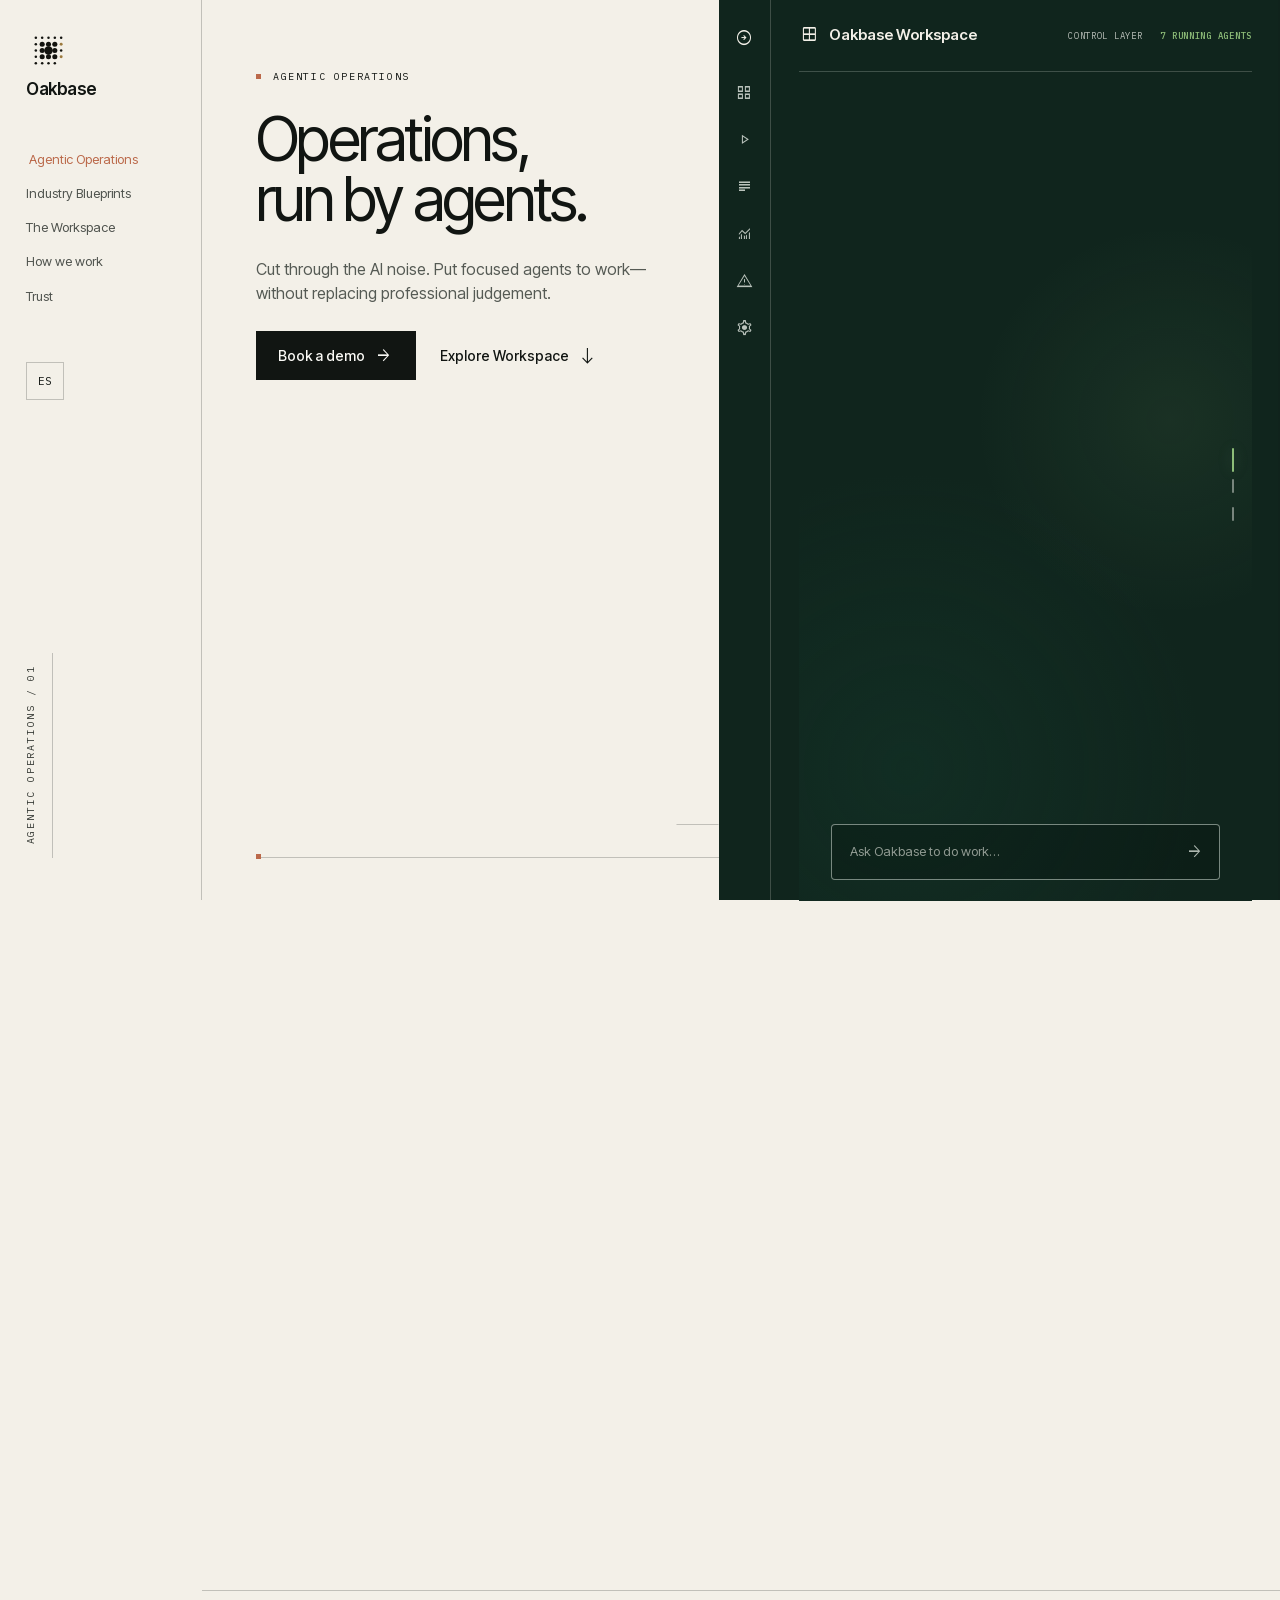
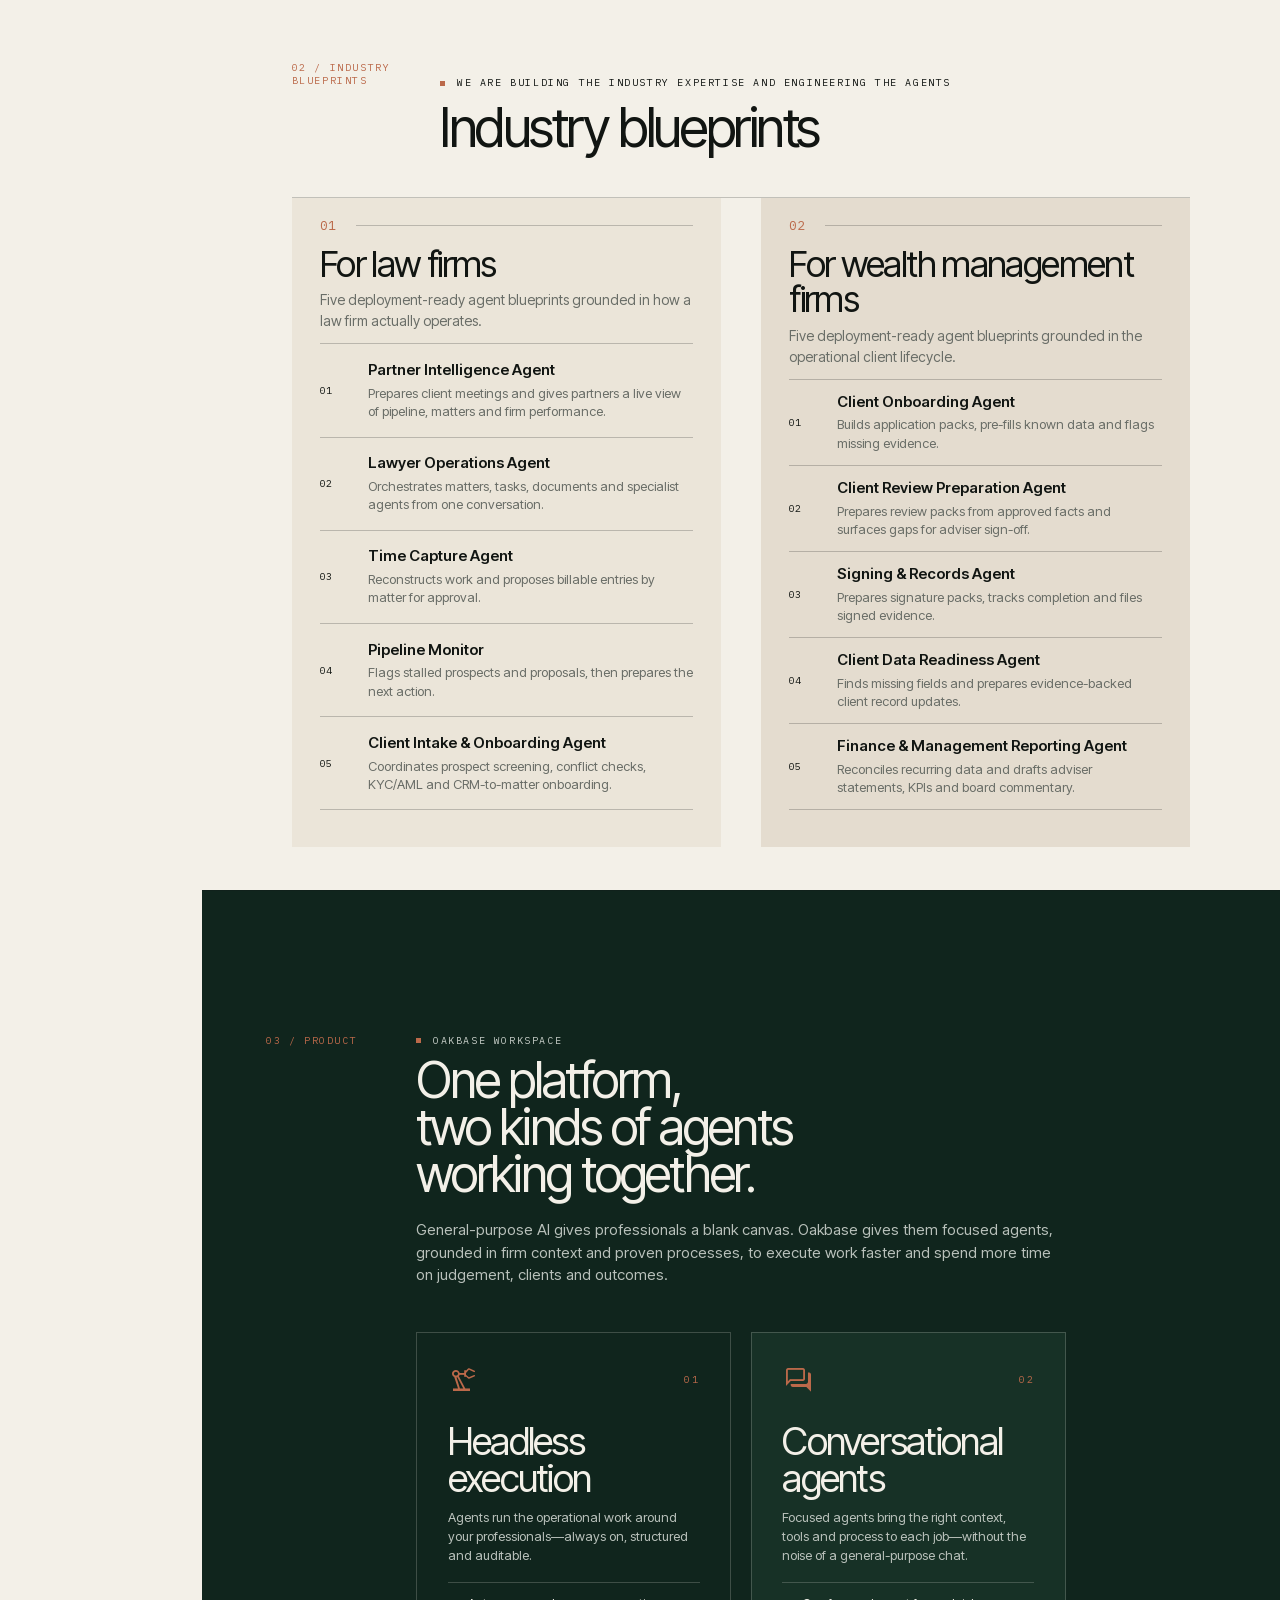
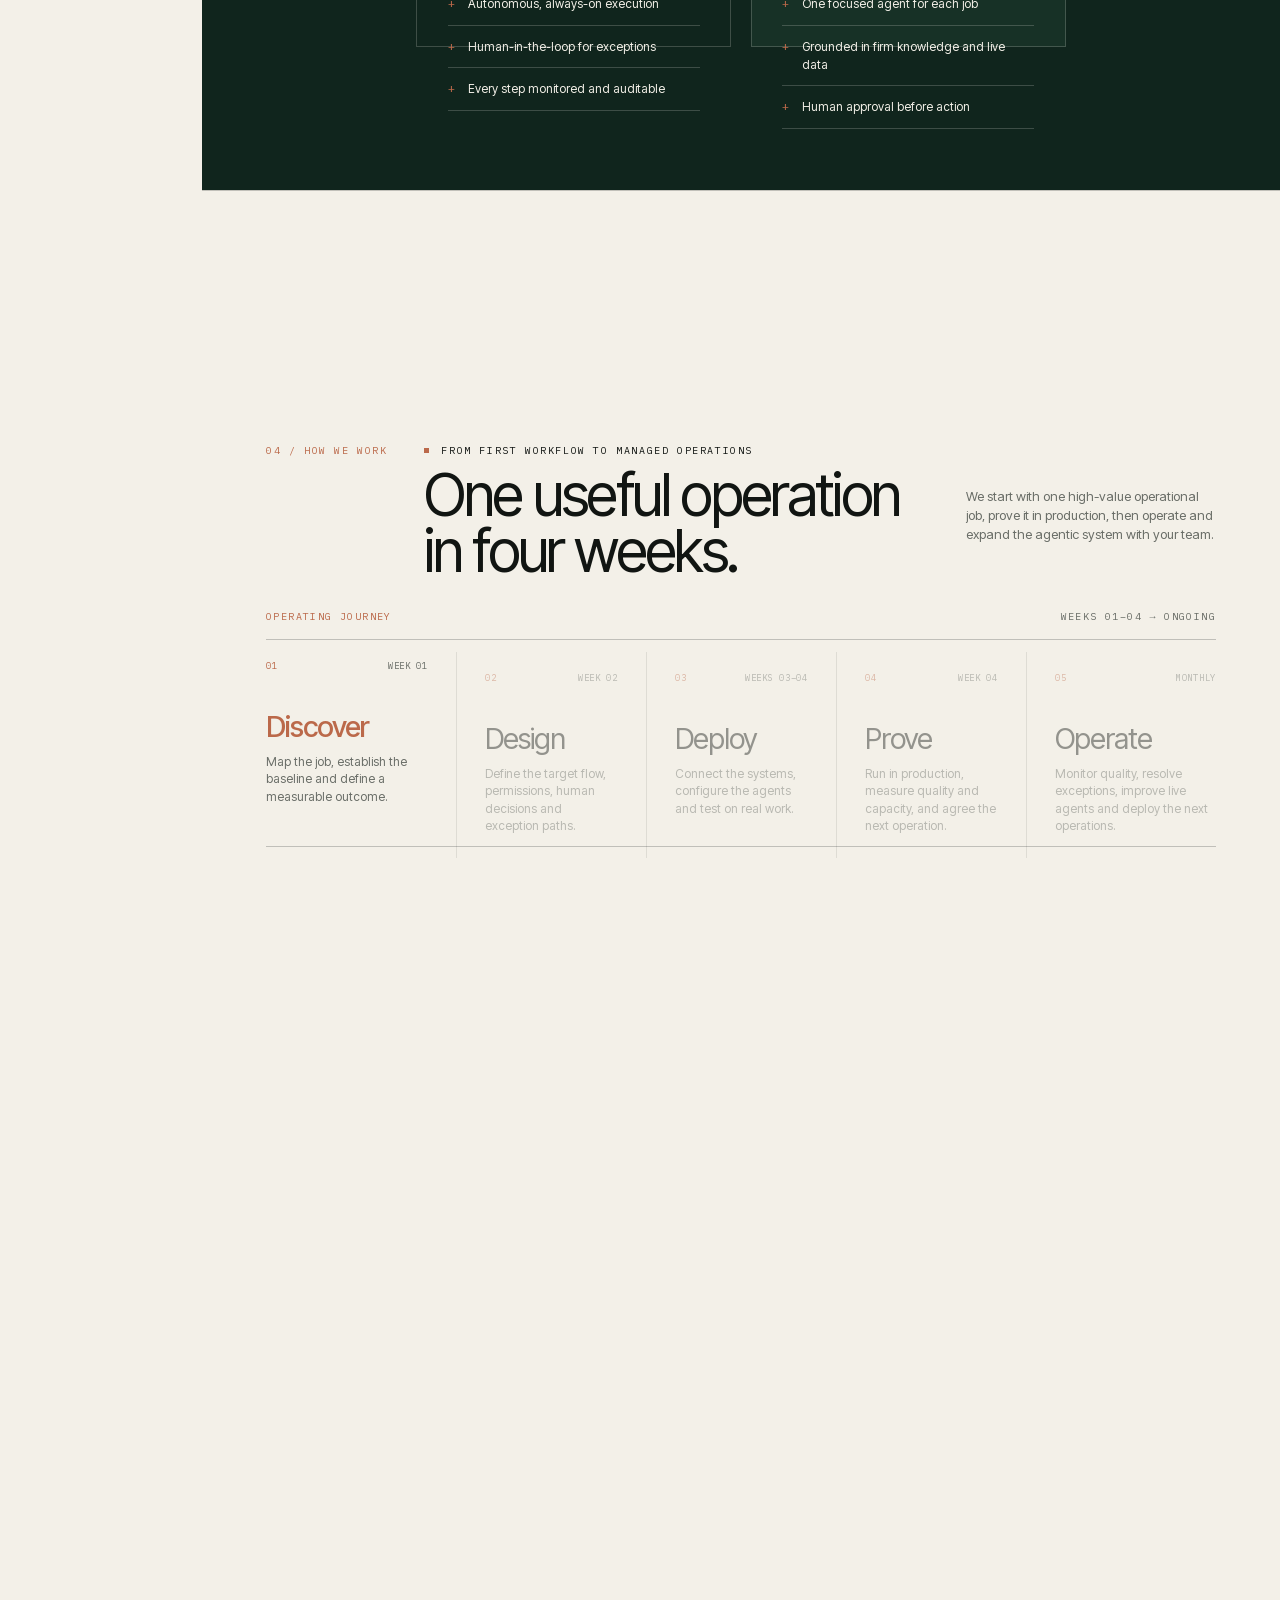
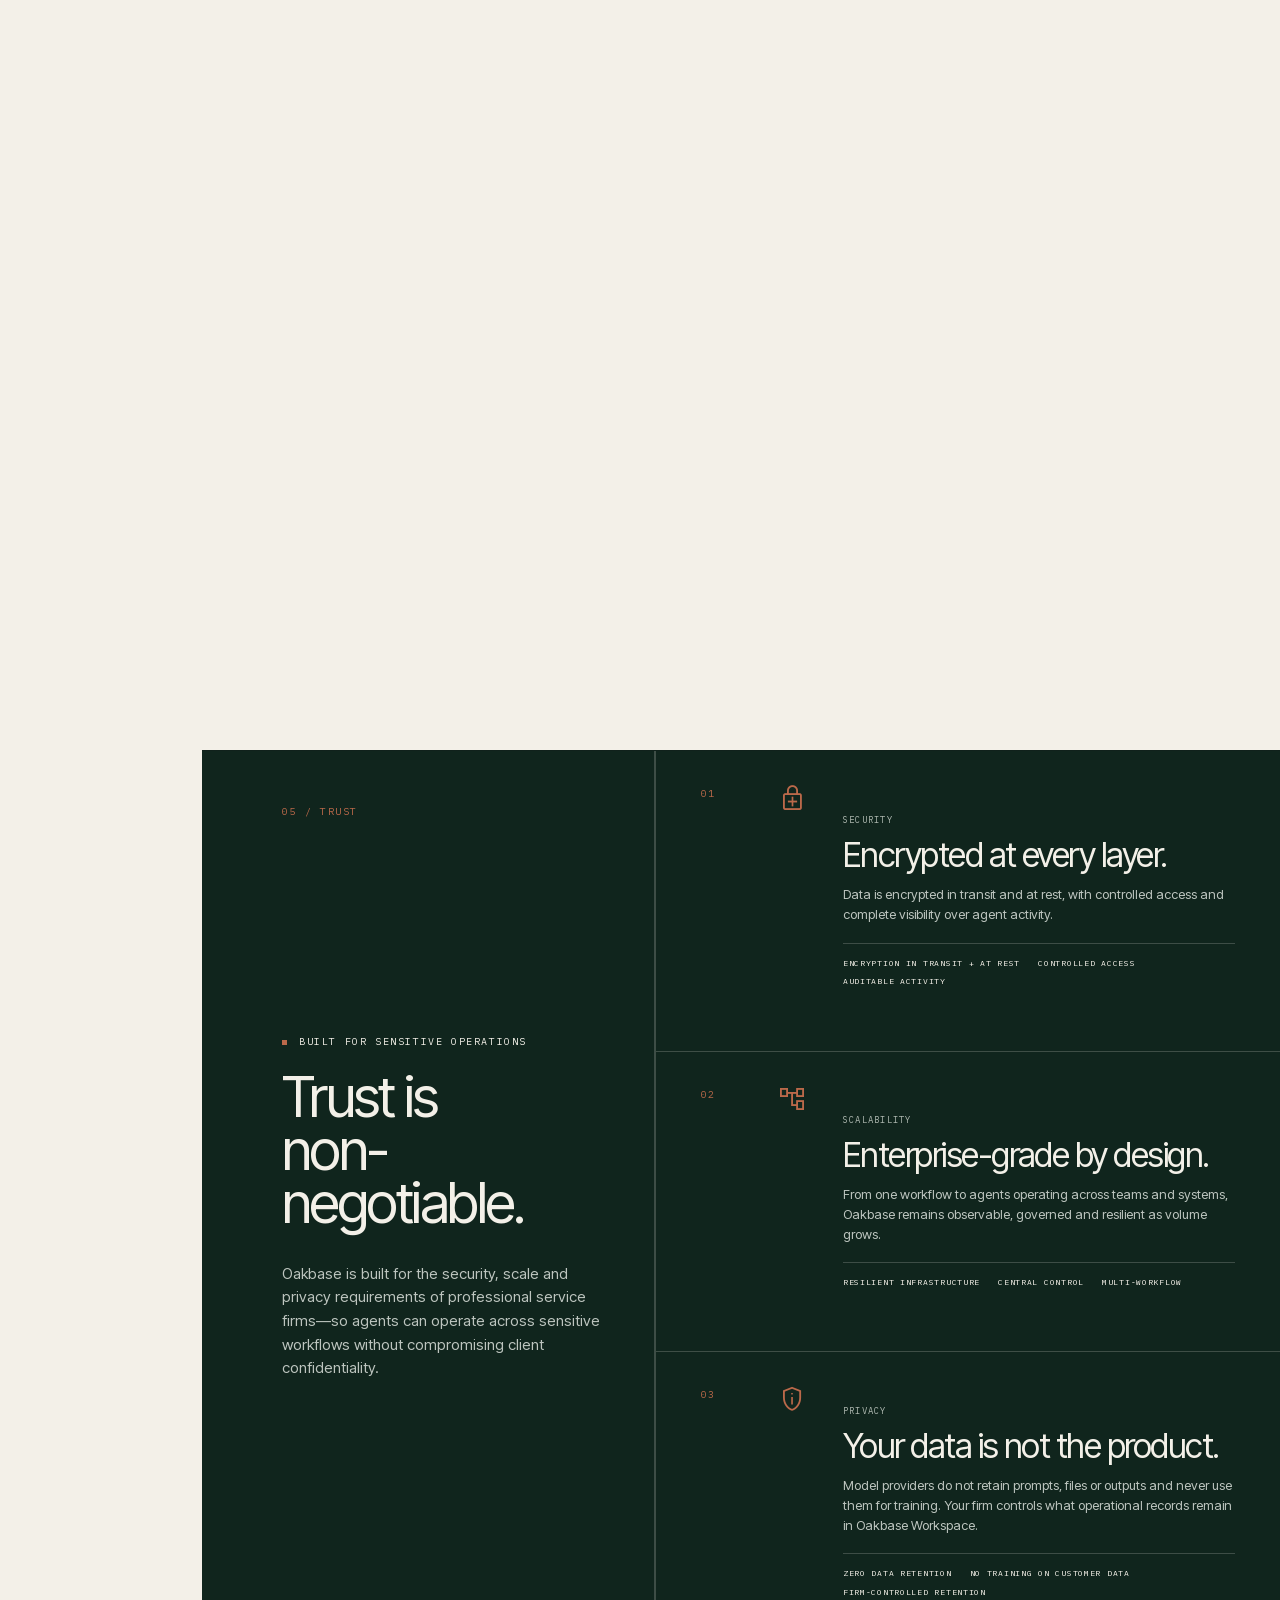
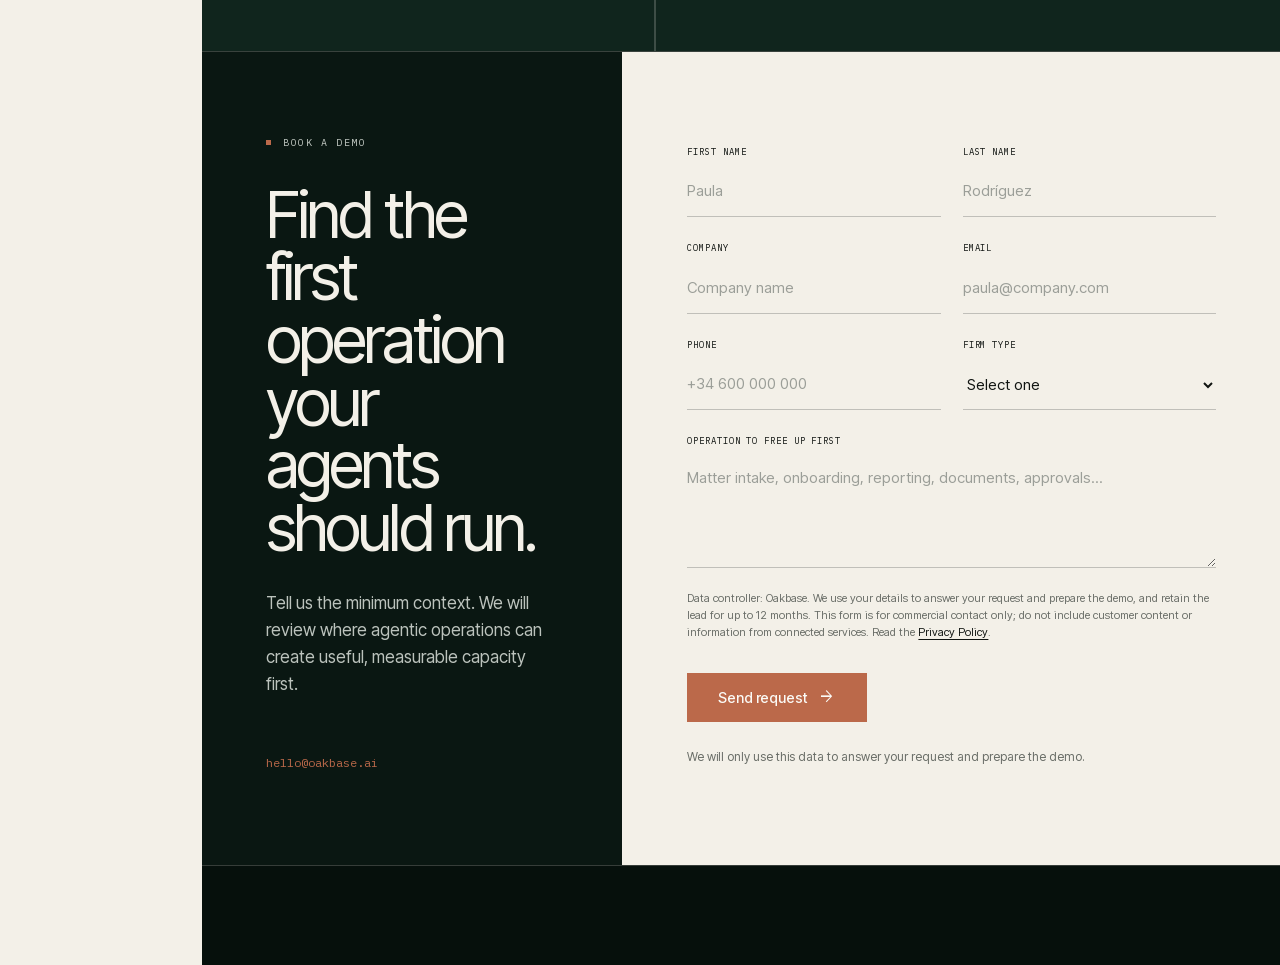
<file: index.html>
<!DOCTYPE html>
<html lang="en">
<head>
  <meta charset="UTF-8" />
  <meta name="viewport" content="width=device-width, initial-scale=1.0" />
  <title>Oakbase — Agentic Operations</title>
  <meta name="description" content="Oakbase Workspace runs operational and administrative work for professional service firms while core expert judgement stays with their professionals." />
  <meta name="robots" content="noindex,nofollow,noarchive" />
  <link rel="canonical" href="https://oakbase.ai/" />
  <link rel="alternate" hreflang="en" href="https://oakbase.ai/?lang=en" />
  <link rel="alternate" hreflang="es" href="https://oakbase.ai/?lang=es" />
  <link rel="alternate" hreflang="x-default" href="https://oakbase.ai/" />

  <meta property="og:title" content="Oakbase — Agentic Operations" />
  <meta property="og:description" content="Oakbase Workspace runs operational and administrative work while core expert judgement stays with your professionals." />
  <meta property="og:type" content="website" />
  <meta property="og:url" content="https://oakbase.ai/" />
  <meta property="og:image" content="https://oakbase.ai/assets/og-image.png" />
  <meta name="twitter:card" content="summary_large_image" />
  <meta name="twitter:title" content="Oakbase — Agentic Operations" />
  <meta name="twitter:description" content="Oakbase Workspace runs operational and administrative work while core expert judgement stays with your professionals." />
  <meta name="twitter:image" content="https://oakbase.ai/assets/og-image.png" />

  <script type="application/ld+json">
    {
      "@context": "https://schema.org",
      "@type": "ProfessionalService",
      "name": "Oakbase",
      "url": "https://oakbase.ai/",
      "logo": "https://oakbase.ai/assets/oakbase-mark-h.svg",
      "email": "hello@oakbase.ai",
      "description": "Oakbase builds and manages AI agents for the operational and administrative work surrounding professional expertise.",
      "areaServed": "Europe"
    }
  </script>

  <script>
    (() => {
      const supported = ["en", "es"];
      const requested = new URLSearchParams(window.location.search).get("lang");
      let saved = "";
      try { saved = localStorage.getItem("oakbase-lang") || ""; } catch (error) {}
      const browser = (navigator.languages?.[0] || navigator.language || "en").toLowerCase();
      const language = supported.includes(requested)
        ? requested
        : supported.includes(saved)
          ? saved
          : browser.startsWith("es") ? "es" : "en";
      document.documentElement.lang = language;
      document.documentElement.dataset.initialLang = language;
    })();
  </script>

  <link rel="icon" type="image/svg+xml" href="assets/favicon.svg" />
  <link rel="stylesheet" href="agentic.css?v=20260801-2" />
  <script src="site.js?v=20260801-2" defer></script>
</head>

<body>
  <a class="skip-link" href="#main-content">Skip to content</a>

  <header class="mobile-header">
    <a class="mobile-brand" href="#top" aria-label="Oakbase home">
      <img src="assets/oakbase-mark-h.svg" alt="" width="42" height="42" />
      <span>Oakbase</span>
    </a>
    <div class="mobile-actions">
      <button class="language-button" type="button" data-language-toggle aria-label="Switch to Spanish">ES</button>
      <button class="menu-button" type="button" data-menu-toggle aria-controls="mobile-menu" aria-expanded="false">
        <span class="material-symbols-outlined" aria-hidden="true">menu</span>
        <span class="sr-only">Menu</span>
      </button>
    </div>
  </header>

  <aside class="site-rail" id="desktop-rail" aria-label="Primary navigation">
    <div class="rail-top">
      <a class="rail-brand" href="#top" aria-label="Oakbase home">
        <img src="assets/oakbase-mark-h.svg" alt="" width="48" height="48" />
        <span>Oakbase</span>
      </a>

      <nav class="rail-nav">
        <a class="is-active" href="#top" data-nav-link data-i18n="nav.operations">Agentic Operations</a>
        <a href="#industries" data-nav-link data-i18n="nav.industries">Industry Blueprints</a>
        <a href="#workspace" data-nav-link data-i18n="nav.workspace">The Workspace</a>
        <a href="#method" data-nav-link data-i18n="nav.method">How we work</a>
        <a href="#trust" data-nav-link data-i18n="nav.trust">Trust</a>
      </nav>

      <button class="language-button rail-language" type="button" data-language-toggle aria-label="Switch to Spanish">ES</button>
    </div>

    <div class="rail-index" aria-hidden="true">
      <span>AGENTIC OPERATIONS / 01</span>
      <i></i>
    </div>
  </aside>

  <button class="rail-toggle" type="button" data-rail-toggle aria-controls="desktop-rail" aria-expanded="true">
    <span class="material-symbols-outlined" aria-hidden="true">menu</span>
    <span class="sr-only">Toggle navigation</span>
  </button>
  <button class="rail-scrim" type="button" data-rail-scrim aria-label="Close navigation" hidden></button>
  <div class="scroll-meter" aria-hidden="true"><span></span></div>

  <div class="mobile-menu" id="mobile-menu" hidden>
    <nav aria-label="Mobile navigation">
      <a href="#top" data-mobile-link data-i18n="nav.operations">Agentic Operations</a>
      <a href="#industries" data-mobile-link data-i18n="nav.industries">Industry Blueprints</a>
      <a href="#workspace" data-mobile-link data-i18n="nav.workspace">The Workspace</a>
      <a href="#method" data-mobile-link data-i18n="nav.method">How we work</a>
      <a href="#trust" data-mobile-link data-i18n="nav.trust">Trust</a>
      <a class="button button-dark" href="#demo-form" data-mobile-link data-i18n="nav.cta">Book a demo</a>
    </nav>
  </div>

  <main class="site-main" id="main-content">
    <section class="hero" id="top" aria-labelledby="hero-title">
      <div class="hero-copy">
        <p class="eyebrow"><span></span><span data-i18n="hero.eyebrow">Agentic operations</span></p>
        <h1 id="hero-title" data-i18n="hero.title">Operations,<br />run by agents.</h1>
        <p class="hero-intro" data-i18n="hero.copy">Cut through the AI noise. Put focused agents to work—without replacing professional judgement.</p>
        <div class="hero-actions">
          <a class="button button-dark" href="#demo-form" data-demo-link>
            <span data-i18n="hero.primary">Book a demo</span>
            <span class="material-symbols-outlined" aria-hidden="true">arrow_forward</span>
          </a>
          <a class="text-link" href="#workspace">
            <span data-i18n="hero.secondary">Explore Workspace</span>
            <span class="material-symbols-outlined" aria-hidden="true">south</span>
          </a>
        </div>
        <div class="hero-line" aria-hidden="true"><span></span></div>
      </div>

      <div class="hero-product" aria-label="Oakbase Workspace control layer preview">
        <div class="product-rail" aria-hidden="true">
          <span class="material-symbols-outlined">arrow_circle_right</span>
          <span class="material-symbols-outlined">grid_view</span>
          <span class="material-symbols-outlined">play_arrow</span>
          <span class="material-symbols-outlined">subject</span>
          <span class="material-symbols-outlined">monitoring</span>
          <span class="material-symbols-outlined">warning</span>
          <span class="material-symbols-outlined">settings</span>
        </div>
        <div class="product-stage">
          <div class="product-stage-top">
            <div class="product-name">
              <span class="material-symbols-outlined" aria-hidden="true">window</span>
              <strong>Oakbase Workspace</strong>
            </div>
            <div class="product-status">
              <span>CONTROL LAYER</span>
              <strong>7 RUNNING AGENTS</strong>
            </div>
          </div>
          <section class="workspace-preview workspace-conversation" data-workspace-conversation aria-label="Oakbase Workspace operational conversation">
            <nav class="workspace-scenario-nav" aria-label="Workspace conversation examples" data-workspace-scenario-nav>
              <button type="button" class="is-active" data-workspace-scenario="0" aria-current="true"><span>01</span></button>
              <button type="button" data-workspace-scenario="1"><span>02</span></button>
              <button type="button" data-workspace-scenario="2"><span>03</span></button>
            </nav>
            <div class="workspace-thread">
              <div class="workspace-conversation-cluster workspace-conversation-cluster-request">
                <article class="workspace-turn workspace-turn-user" data-workspace-step="1">
                  <div class="workspace-turn-meta">
                    <span data-i18n="workspace.demo.user">You</span>
                    <time datetime="10:24">10:24 AM</time>
                  </div>
                  <p data-workspace-stream><span data-workspace-field="request">I want to prepare my weekly billable hours.</span></p>
                </article>
              </div>

              <div class="workspace-conversation-cluster workspace-conversation-cluster-agent">
                <article class="workspace-turn workspace-turn-agent workspace-turn-fetch" data-workspace-step="2">
                  <div class="workspace-turn-meta">
                    <span>Oakbase</span>
                    <time datetime="10:24">10:24 AM</time>
                  </div>
                  <p data-workspace-stream><span data-workspace-field="fetch">I’ll connect to the time and matter systems, then bring in the Time Capture Agent.</span></p>
                </article>

                <div class="workspace-runtime" data-workspace-step="3" data-workspace-runtime role="status" aria-live="polite" aria-atomic="false"></div>
              </div>

              <div class="workspace-conversation-cluster workspace-conversation-cluster-result">
                <article class="workspace-turn workspace-turn-agent workspace-turn-proposal" data-workspace-step="4">
                  <div class="workspace-turn-meta">
                    <span>Oakbase</span>
                    <time datetime="10:24">10:24 AM</time>
                  </div>
                  <p data-workspace-stream><span data-workspace-field="proposal">The agent has proposed 25 hours for this week. Would you like to review the details before I log them?</span></p>
                </article>

                <section class="workspace-work-card" data-workspace-step="5" aria-labelledby="workspace-result-title">
                  <span class="material-symbols-outlined workspace-work-icon" data-workspace-field="icon" aria-hidden="true">schedule</span>
                  <div class="workspace-work-summary">
                    <strong id="workspace-result-title" data-workspace-field="cardTitle">Weekly billable hours</strong>
                    <span data-workspace-field="cardMeta">25.0 hours · 11 entries · 4 matters</span>
                  </div>
                  <span class="material-symbols-outlined workspace-work-open" aria-hidden="true">open_in_new</span>
                  <div class="workspace-work-state">
                    <span aria-hidden="true"></span>
                    <strong data-workspace-status data-workspace-field="cardReady">Ready to log</strong>
                  </div>
                  <div class="workspace-work-details" data-workspace-details hidden></div>
                </section>

                <div class="workspace-result-actions" data-workspace-step="6">
                  <button type="button" class="workspace-action workspace-action-primary" data-review-work aria-expanded="false">Review details</button>
                  <button type="button" class="workspace-action" data-complete-work>Log 25 hours</button>
                </div>
              </div>
            </div>

            <form class="workspace-composer" data-workspace-composer>
              <label class="sr-only" for="workspace-prompt" data-i18n="workspace.demo.promptLabel">Ask Oakbase to do work</label>
              <input id="workspace-prompt" type="text" autocomplete="off" data-i18n-placeholder="workspace.demo.prompt" placeholder="Ask Oakbase to do work…" />
              <button type="submit" aria-label="Send to Oakbase">
                <span class="material-symbols-outlined" aria-hidden="true">arrow_forward</span>
              </button>
              <p class="sr-only" data-workspace-composer-status aria-live="polite"></p>
            </form>
          </section>
        </div>
      </div>
    </section>

    <section class="manifesto section-rule" aria-labelledby="manifesto-title">
      <div>
        <p class="eyebrow"><span></span><span data-i18n="manifesto.kicker">Our manifesto</span></p>
        <h2 id="manifesto-title" data-i18n="manifesto.title">Your best people shouldn't be wasting time</h2>
      </div>
      <p data-i18n="manifesto.copy">Repetitive work belongs to agents. Give your teams back the time, judgement and relationships that move your business forward.</p>
      <span class="manifesto-marker" aria-hidden="true"></span>
    </section>

    <div class="manifesto-spotlight" aria-hidden="true">
      <div class="manifesto-spotlight-index">OUR MANIFESTO / 01</div>
      <div class="manifesto-spotlight-copy">
        <p class="eyebrow eyebrow-light"><span></span><span data-i18n="manifesto.kicker">Our manifesto</span></p>
        <p class="manifesto-spotlight-title" data-i18n="manifesto.title">Your best people shouldn't be wasting time</p>
      </div>
      <p class="manifesto-spotlight-support" data-i18n="manifesto.copy">Repetitive work belongs to agents. Give your teams back the time, judgement and relationships that move your business forward.</p>
      <div class="manifesto-spotlight-progress"><span></span></div>
    </div>

    <section class="workspace-section section-rule" id="workspace" aria-labelledby="workspace-title">
      <div class="workspace-pin">
      <header class="section-heading">
        <p class="section-number">03 / PRODUCT</p>
        <div>
          <p class="eyebrow"><span></span><span>Oakbase Workspace</span></p>
          <h2 id="workspace-title" data-i18n="workspace.title">One platform,<br />two kinds of agents <span class="workspace-title-lock">working together.</span></h2>
          <p class="workspace-positioning" data-i18n="workspace.copy">General-purpose AI gives professionals a blank canvas. Oakbase gives them focused agents, grounded in firm context and proven processes, to execute work faster and spend more time on judgement, clients and outcomes.</p>
        </div>
      </header>

      <div class="agent-modes">
        <article>
          <div class="mode-heading">
            <span class="material-symbols-outlined" aria-hidden="true">precision_manufacturing</span>
            <p class="section-number">01</p>
          </div>
          <h3 data-i18n="workspace.headless.title">Headless execution</h3>
          <p data-i18n="workspace.headless.copy">Agents run the operational work around your professionals—always on, structured and auditable.</p>
          <ul>
            <li data-i18n="workspace.headless.one">Autonomous, always-on execution</li>
            <li data-i18n="workspace.headless.two">Human-in-the-loop for exceptions</li>
            <li data-i18n="workspace.headless.three">Every step monitored and auditable</li>
          </ul>
        </article>
        <article>
          <div class="mode-heading">
            <span class="material-symbols-outlined" aria-hidden="true">forum</span>
            <p class="section-number">02</p>
          </div>
          <h3 data-i18n="workspace.focused.title">Conversational agents</h3>
          <p data-i18n="workspace.focused.copy">Focused agents bring the right context, tools and process to each job—without the noise of a general-purpose chat.</p>
          <ul>
            <li data-i18n="workspace.focused.one">One focused agent for each job</li>
            <li data-i18n="workspace.focused.two">Grounded in firm knowledge and live data</li>
            <li data-i18n="workspace.focused.three">Human approval before action</li>
          </ul>
        </article>
      </div>

      </div>
    </section>

    <section class="industries-section section-rule" id="industries" aria-labelledby="industries-title">
      <header class="industries-intro">
        <p class="section-number">02 / INDUSTRY BLUEPRINTS</p>
        <div>
          <p class="eyebrow"><span></span><span data-i18n="industries.kicker">We are building the industry expertise and engineering the agents</span></p>
          <h2 id="industries-title" data-i18n="industries.title">Industry blueprints</h2>
        </div>
      </header>

      <div class="industry-grid">
        <article class="industry-column">
          <div class="industry-label"><span>01</span><i></i></div>
          <h3 data-i18n="law.title">For law firms</h3>
          <p class="industry-lead" data-i18n="law.copy">Five deployment-ready agent blueprints grounded in how a law firm actually operates.</p>
          <ol class="industry-jobs">
            <li><span>01</span><strong data-i18n="law.one.title">Partner Intelligence Agent</strong><p data-i18n="law.one.copy">Prepares client meetings and gives partners a live view of pipeline, matters and firm performance.</p></li>
            <li><span>02</span><strong data-i18n="law.two.title">Lawyer Operations Agent</strong><p data-i18n="law.two.copy">Orchestrates matters, tasks, documents and specialist agents from one conversation.</p></li>
            <li><span>03</span><strong data-i18n="law.three.title">Time Capture Agent</strong><p data-i18n="law.three.copy">Reconstructs work and proposes billable entries by matter for approval.</p></li>
            <li><span>04</span><strong data-i18n="law.four.title">Pipeline Monitor</strong><p data-i18n="law.four.copy">Flags stalled prospects and proposals, then prepares the next action.</p></li>
            <li><span>05</span><strong data-i18n="law.five.title">Client Intake &amp; Onboarding Agent</strong><p data-i18n="law.five.copy">Coordinates prospect screening, conflict checks, KYC/AML and CRM-to-matter onboarding.</p></li>
          </ol>
          <a class="text-link" href="#demo-form"><span data-i18n="law.cta">Explore law firm operations</span><span class="material-symbols-outlined" aria-hidden="true">arrow_forward</span></a>
        </article>

        <article class="industry-column">
          <div class="industry-label"><span>02</span><i></i></div>
          <h3 data-i18n="wealth.title">For wealth management firms</h3>
          <p class="industry-lead" data-i18n="wealth.copy">Five deployment-ready agent blueprints grounded in the operational client lifecycle.</p>
          <ol class="industry-jobs">
            <li><span>01</span><strong data-i18n="wealth.one.title">Client Onboarding Agent</strong><p data-i18n="wealth.one.copy">Builds application packs, pre-fills known data and flags missing evidence.</p></li>
            <li><span>02</span><strong data-i18n="wealth.two.title">Client Review Preparation Agent</strong><p data-i18n="wealth.two.copy">Prepares review packs from approved facts and surfaces gaps for adviser sign-off.</p></li>
            <li><span>03</span><strong data-i18n="wealth.three.title">Signing &amp; Records Agent</strong><p data-i18n="wealth.three.copy">Prepares signature packs, tracks completion and files signed evidence.</p></li>
            <li><span>04</span><strong data-i18n="wealth.four.title">Client Data Readiness Agent</strong><p data-i18n="wealth.four.copy">Finds missing fields and prepares evidence-backed client record updates.</p></li>
            <li><span>05</span><strong data-i18n="wealth.five.title">Finance &amp; Management Reporting Agent</strong><p data-i18n="wealth.five.copy">Reconciles recurring data and drafts adviser statements, KPIs and board commentary.</p></li>
          </ol>
          <a class="text-link" href="#demo-form"><span data-i18n="wealth.cta">Explore wealth operations</span><span class="material-symbols-outlined" aria-hidden="true">arrow_forward</span></a>
        </article>
      </div>
    </section>

    <section class="method-section method-story section-rule" id="method" data-method-story aria-labelledby="method-title">
      <div class="method-stage">
        <div class="method-inner">
          <header class="section-heading method-heading">
            <p class="section-number">04 / HOW WE WORK</p>
            <div>
              <p class="eyebrow"><span></span><span data-i18n="method.kicker">From first workflow to managed operations</span></p>
              <h2 id="method-title" data-i18n="method.title">One useful operation in four weeks.</h2>
            </div>
            <p data-i18n="method.copy">We start with one high-value operational job, prove it in production, then operate and expand the agentic system with your team.</p>
          </header>

          <div class="method-first-operation">
            <div class="method-phase-label">
              <span data-i18n="method.phase.title">Operating journey</span>
              <span data-i18n="method.phase.time">Weeks 01–04 → ongoing</span>
            </div>
            <ol class="method-timeline" data-method-timeline>
              <li data-method-step>
                <span class="method-step-number">01</span>
                <span class="method-step-week" data-i18n="method.one.week">Week 01</span>
                <strong data-i18n="method.one.title">Discover</strong>
                <p data-i18n="method.one.copy">Map the job, establish the baseline and define a measurable outcome.</p>
              </li>
              <li data-method-step>
                <span class="method-step-number">02</span>
                <span class="method-step-week" data-i18n="method.two.week">Week 02</span>
                <strong data-i18n="method.two.title">Design</strong>
                <p data-i18n="method.two.copy">Define the target flow, permissions, human decisions and exception paths.</p>
              </li>
              <li data-method-step>
                <span class="method-step-number">03</span>
                <span class="method-step-week" data-i18n="method.three.week">Weeks 03–04</span>
                <strong data-i18n="method.three.title">Deploy</strong>
                <p data-i18n="method.three.copy">Connect the systems, configure the agents and test on real work.</p>
              </li>
              <li data-method-step>
                <span class="method-step-number">04</span>
                <span class="method-step-week" data-i18n="method.four.week">Week 04</span>
                <strong data-i18n="method.four.title">Prove</strong>
                <p data-i18n="method.four.copy">Run in production, measure quality and capacity, and agree the next operation.</p>
              </li>
              <li id="pricing" data-method-step>
                <span class="method-step-number">05</span>
                <span class="method-step-week" data-i18n="method.five.week">Monthly</span>
                <strong data-i18n="method.five.title">Operate</strong>
                <p data-i18n="method.five.copy">Monitor quality, resolve exceptions, improve live agents and deploy the next operations.</p>
              </li>
            </ol>
          </div>
        </div>
      </div>
    </section>

    <section class="trust-section section-rule" id="trust" aria-labelledby="trust-title">
      <header class="trust-copy">
        <p class="section-number">05 / TRUST</p>
        <div class="trust-intro">
          <p class="eyebrow"><span></span><span data-i18n="trust.kicker">Built for sensitive operations</span></p>
          <h2 id="trust-title" data-i18n="trust.title">Trust is<br />non-negotiable.</h2>
          <p data-i18n="trust.copy">Oakbase is built for the security, scale and privacy requirements of professional service firms—so agents can operate across sensitive workflows without compromising client confidentiality.</p>
        </div>
      </header>
      <ol class="trust-list">
        <li>
          <article aria-labelledby="trust-security-title">
            <span class="trust-pillar-index" aria-hidden="true">01</span>
            <span class="material-symbols-outlined" aria-hidden="true">enhanced_encryption</span>
            <div class="trust-pillar-body">
              <p class="trust-pillar-label" data-i18n="trust.one.label">Security</p>
              <h3 id="trust-security-title" data-i18n="trust.one.title">Encrypted at every layer.</h3>
              <p class="trust-pillar-copy" data-i18n="trust.one.copy">Data is encrypted in transit and at rest, with controlled access and complete visibility over agent activity.</p>
              <ul class="trust-proof-list">
                <li data-i18n="trust.one.proof.one">Encryption in transit + at rest</li>
                <li data-i18n="trust.one.proof.two">Controlled access</li>
                <li data-i18n="trust.one.proof.three">Auditable activity</li>
              </ul>
            </div>
          </article>
        </li>
        <li>
          <article aria-labelledby="trust-scale-title">
            <span class="trust-pillar-index" aria-hidden="true">02</span>
            <span class="material-symbols-outlined" aria-hidden="true">account_tree</span>
            <div class="trust-pillar-body">
              <p class="trust-pillar-label" data-i18n="trust.two.label">Scalability</p>
              <h3 id="trust-scale-title" data-i18n="trust.two.title">Enterprise-grade by design.</h3>
              <p class="trust-pillar-copy" data-i18n="trust.two.copy">From one workflow to agents operating across teams and systems, Oakbase remains observable, governed and resilient as volume grows.</p>
              <ul class="trust-proof-list">
                <li data-i18n="trust.two.proof.one">Resilient infrastructure</li>
                <li data-i18n="trust.two.proof.two">Central control</li>
                <li data-i18n="trust.two.proof.three">Multi-workflow</li>
              </ul>
            </div>
          </article>
        </li>
        <li>
          <article aria-labelledby="trust-privacy-title">
            <span class="trust-pillar-index" aria-hidden="true">03</span>
            <span class="material-symbols-outlined" aria-hidden="true">privacy_tip</span>
            <div class="trust-pillar-body">
              <p class="trust-pillar-label" data-i18n="trust.three.label">Privacy</p>
              <h3 id="trust-privacy-title" data-i18n="trust.three.title">Your data is not the product.</h3>
              <p class="trust-pillar-copy" data-i18n="trust.three.copy">Model providers do not retain prompts, files or outputs and never use them for training. Your firm controls what operational records remain in Oakbase Workspace.</p>
              <ul class="trust-proof-list">
                <li data-i18n="trust.three.proof.one">Zero data retention</li>
                <li data-i18n="trust.three.proof.two">No training on customer data</li>
                <li data-i18n="trust.three.proof.three">Firm-controlled retention</li>
              </ul>
            </div>
          </article>
        </li>
      </ol>
    </section>

    <section class="demo-section" id="demo" aria-labelledby="demo-title">
      <div class="demo-copy">
        <p class="eyebrow eyebrow-light"><span></span><span data-i18n="demo.kicker">Book a demo</span></p>
        <h2 id="demo-title" data-i18n="demo.title">Find the first operation your agents should run.</h2>
        <p data-i18n="demo.copy">Tell us the minimum context. We will review where agentic operations can create useful, measurable capacity first.</p>
        <a href="mailto:hello@oakbase.ai">hello@oakbase.ai</a>
      </div>

      <form class="demo-form" id="demo-form" data-demo-form data-preview-only="true" data-endpoint="">
        <input class="honeypot" type="text" name="websiteUrl" tabindex="-1" autocomplete="off" aria-hidden="true" />
        <label><span data-i18n="form.firstName">First name</span><input name="firstName" type="text" autocomplete="given-name" placeholder="Paula" required /></label>
        <label><span data-i18n="form.lastName">Last name</span><input name="lastName" type="text" autocomplete="family-name" placeholder="Rodríguez" required /></label>
        <label><span data-i18n="form.company">Company</span><input name="company" type="text" autocomplete="organization" placeholder="Company name" data-i18n-placeholder="form.companyPlaceholder" required /></label>
        <label><span>Email</span><input name="email" type="email" autocomplete="email" placeholder="paula@company.com" data-i18n-placeholder="form.emailPlaceholder" required /></label>
        <label><span data-i18n="form.phone">Phone</span><input name="phone" type="tel" autocomplete="tel" placeholder="+34 600 000 000" required /></label>
        <label>
          <span data-i18n="form.industry">Firm type</span>
          <select name="industry" required>
            <option value="" data-i18n="form.industryPlaceholder">Select one</option>
            <option value="Law firm" data-i18n="form.law">Law firm</option>
            <option value="Wealth management" data-i18n="form.wealth">Wealth management</option>
            <option value="Other professional services" data-i18n="form.other">Other professional services</option>
          </select>
        </label>
        <label class="form-full"><span data-i18n="form.operation">Operation to free up first</span><textarea name="operation" rows="4" placeholder="Matter intake, onboarding, reporting, documents, approvals..." data-i18n-placeholder="form.operationPlaceholder"></textarea></label>
        <p class="form-privacy form-full" data-i18n="form.privacy">Data controller: Oakbase. We use your details to answer your request and prepare the demo, and retain the lead for up to 12 months. This form is for commercial contact only; do not include customer content or information from connected services. Read the <a href="/agentia-website-v3-preview/privacy/">Privacy Policy</a>.</p>
        <button class="button button-orange" type="submit" disabled aria-disabled="true" title="Disabled in the legal review preview"><span data-i18n="form.submit">Send request</span><span class="material-symbols-outlined" aria-hidden="true">arrow_forward</span></button>
        <p class="form-status form-full" data-demo-status data-state="idle" role="status" aria-live="polite" data-i18n="form.status.idle">We will only use this data to answer your request and prepare the demo.</p>
      </form>
    </section>

    <footer class="site-footer">
      <a href="#top" class="footer-brand"><img src="assets/oakbase-mark-h-light.svg" alt="" width="40" height="40" /><span>Oakbase</span></a>
      <p data-i18n="footer.copy">© 2026 Oakbase. Agentic operations for professional service companies.</p>
      <div class="footer-actions">
        <nav class="footer-legal-links" aria-label="Legal">
          <a href="/agentia-website-v3-preview/legal/" data-i18n="footer.legal">Legal notice</a>
          <a href="/agentia-website-v3-preview/terms/" data-i18n="footer.terms">Terms</a>
          <a href="/agentia-website-v3-preview/privacy/" data-i18n="footer.privacy">Privacy</a>
          <a href="/agentia-website-v3-preview/security/" data-i18n="footer.security">Security</a>
          <a href="/agentia-website-v3-preview/subprocessors/" data-i18n="footer.subprocessors">Providers</a>
        </nav>
        <a href="mailto:hello@oakbase.ai" data-i18n="footer.contact">Contact</a>
        <button type="button" data-language-toggle>ES</button>
      </div>
    </footer>
  </main>
</body>
</html>
</file>
<file: agentic.css>
@font-face {
  font-family: "IBM Plex Mono";
  font-style: normal;
  font-weight: 400;
  font-display: swap;
  src: url("assets/fonts/ibm-plex-mono-400-latin.woff2") format("woff2");
}

@font-face {
  font-family: "IBM Plex Mono";
  font-style: normal;
  font-weight: 500;
  font-display: swap;
  src: url("assets/fonts/ibm-plex-mono-500-latin.woff2") format("woff2");
}

@font-face {
  font-family: "Inter Tight";
  font-style: normal;
  font-weight: 400 600;
  font-display: swap;
  src: url("assets/fonts/inter-tight-latin.woff2") format("woff2");
}

@font-face {
  font-family: "Material Symbols Outlined";
  font-style: normal;
  font-weight: 300;
  font-display: block;
  src: url("assets/fonts/material-symbols-outlined.woff2") format("woff2");
}

:root {
  --ink: #111512;
  --forest: #10251d;
  --forest-deep: #0a1712;
  --forest-soft: #173126;
  --paper: #f3f0e8;
  --paper-2: #ebe7dc;
  --white: #fbfaf6;
  --muted: #696d67;
  --muted-light: #a9b1aa;
  --line: rgba(17, 21, 18, 0.22);
  --line-light: rgba(243, 240, 232, 0.2);
  --orange: #bb694a;
  --green: #8dbd78;
  --rail-width: 202px;
  --display: "Inter Tight", "Helvetica Neue", Arial, sans-serif;
  --mono: "IBM Plex Mono", "SFMono-Regular", Consolas, monospace;
}

/* Method + engagement — one operating journey from launch to managed operations. */
.method-story {
  --method-line-progress: 1;
  position: relative;
  padding: 0;
  background: var(--paper);
  scroll-margin-top: 0;
}

.method-stage {
  background: var(--paper);
}

.method-inner {
  padding: 82px clamp(42px, 5vw, 76px) 72px;
}

.method-story .method-heading {
  margin-bottom: clamp(38px, 5vw, 68px);
}

.method-story .method-heading > .section-number {
  white-space: nowrap;
}

.method-story .method-heading h2 {
  max-width: 820px;
}

.method-story .method-heading > p:last-child {
  align-self: center;
  margin-top: 22px;
}

.method-first-operation {
  width: 100%;
}

.method-phase-label {
  display: flex;
  align-items: center;
  justify-content: space-between;
  gap: 24px;
  margin-bottom: 15px;
  color: var(--orange);
  font-family: var(--mono);
  font-size: 10px;
  line-height: 1.35;
  letter-spacing: 0.14em;
  text-transform: uppercase;
}

.method-phase-label span:last-child {
  color: var(--muted);
}

.method-timeline {
  position: relative;
  display: grid;
  grid-template-columns: repeat(5, minmax(0, 1fr));
  margin: 0;
  padding: 0;
  list-style: none;
  border-top: 1px solid var(--line);
  border-bottom: 1px solid var(--line);
}

.method-timeline::after {
  content: "";
  position: absolute;
  z-index: 2;
  top: -1px;
  right: 0;
  left: 0;
  height: 1px;
  background: var(--orange);
  pointer-events: none;
  transform: scaleX(var(--method-line-progress));
  transform-origin: left;
  will-change: transform;
}

.method-timeline li {
  min-width: 0;
  display: grid;
  grid-template-columns: auto minmax(0, 1fr);
  column-gap: 12px;
  align-content: start;
  padding: 20px clamp(20px, 2.2vw, 34px) 24px;
}

.method-timeline li:first-child {
  padding-left: 0;
}

.method-timeline li:last-child {
  padding-right: 0;
}

.method-timeline li + li {
  border-left: 1px solid var(--line);
}

.method-step-number,
.method-step-week {
  font-family: var(--mono);
  font-size: 9px;
  line-height: 1.35;
  letter-spacing: 0.08em;
  text-transform: uppercase;
}

.method-step-number {
  color: var(--orange);
}

.method-step-week {
  justify-self: end;
  color: var(--muted);
}

.method-timeline strong,
.method-timeline p {
  grid-column: 1 / -1;
}

.method-timeline strong {
  display: block;
  margin-top: clamp(28px, 4.5vh, 44px);
  font-size: clamp(25px, 2.25vw, 34px);
  font-weight: 400;
  letter-spacing: -0.035em;
  line-height: 0.98;
}

.method-timeline p {
  max-width: 240px;
  margin: 12px 0 0;
  color: var(--muted);
  font-size: 12px;
  line-height: 1.45;
}

@media (min-width: 1041px) and (prefers-reduced-motion: no-preference) {
  .method-story {
    height: 240svh;
    min-height: 1650px;
    scroll-margin-top: 0;
  }

  .method-stage {
    position: sticky;
    top: 0;
    height: 100svh;
    min-height: 0;
    display: grid;
    grid-template-rows: minmax(0, 1fr);
    overflow: hidden;
  }

  .method-inner {
    min-height: 0;
    display: flex;
    flex-direction: column;
    justify-content: center;
    padding: clamp(26px, 4svh, 42px) clamp(42px, 5vw, 76px) clamp(20px, 3svh, 30px);
  }

  .method-story .method-heading {
    grid-template-columns: 120px minmax(0, 1.45fr) minmax(250px, 0.72fr);
    gap: clamp(26px, 3vw, 48px);
    align-items: stretch;
    margin-bottom: clamp(24px, 3.5svh, 38px);
  }

  .method-story .method-heading .eyebrow {
    margin-bottom: 10px;
  }

  .method-story .method-heading h2 {
    max-width: 760px;
    font-size: clamp(46px, 4.6vw, 64px);
    line-height: 0.95;
  }

  .method-story .method-heading > p:last-child {
    align-self: center;
    max-width: 390px;
    margin: 8px 0 0;
    font-size: clamp(13px, 1vw, 15px);
    line-height: 1.45;
  }

  .method-timeline li {
    opacity: 0.42;
    transform: translate3d(0, 12px, 0);
    transition: opacity 420ms ease, transform 560ms cubic-bezier(0.22, 1, 0.36, 1);
  }

  .method-timeline li.is-reached {
    opacity: 0.82;
    transform: translate3d(0, 0, 0);
  }

  .method-timeline li.is-active {
    opacity: 1;
  }

  .method-timeline li.is-active strong {
    color: var(--orange);
    font-weight: 500;
  }

}

@media (min-width: 1041px) and (max-height: 800px) {
  .method-story .method-heading {
    margin-bottom: 22px;
  }

  .method-story .method-heading h2 {
    font-size: clamp(42px, 4vw, 54px);
  }

  .method-phase-label {
    margin-bottom: 10px;
  }

  .method-timeline li {
    padding-top: 15px;
    padding-bottom: 16px;
  }

  .method-timeline strong {
    margin-top: 24px;
    font-size: clamp(24px, 2.1vw, 31px);
  }

  .method-timeline p {
    margin-top: 8px;
    font-size: 12px;
    line-height: 1.38;
  }

}

@media (min-width: 781px) and (max-width: 1040px) {
  .method-inner {
    padding: 70px 24px 54px;
  }

  .method-timeline {
    grid-template-columns: repeat(2, minmax(0, 1fr));
  }

  .method-timeline li {
    padding: 28px;
    border-bottom: 1px solid var(--line);
  }

  .method-timeline li:nth-child(odd) {
    padding-left: 0;
    border-left: 0;
  }

  .method-timeline li:nth-child(even) {
    padding-right: 0;
  }

  .method-timeline li:last-child {
    grid-column: 1 / -1;
    padding-right: 0;
    border-left: 0;
  }

  .method-timeline strong {
    margin-top: 30px;
  }

}

@media (max-width: 780px) {
  .method-story {
    scroll-margin-top: 0;
  }

  .method-inner {
    padding: 56px 22px 42px;
  }

  .method-story .method-heading {
    margin-bottom: 42px;
  }

  .method-story .method-heading h2 {
    max-width: 620px;
    font-size: clamp(44px, 13vw, 58px);
    line-height: 0.96;
  }

  .method-story .method-heading > p:last-child {
    margin-top: 0;
    font-size: 16px;
    line-height: 1.5;
  }

  .method-phase-label {
    margin-bottom: 12px;
  }

  .method-timeline {
    grid-template-columns: 1fr;
  }

  .method-timeline::after {
    display: none;
  }

  .method-timeline li,
  .method-timeline li:first-child,
  .method-timeline li:last-child {
    grid-template-columns: 42px minmax(0, 1fr);
    column-gap: 14px;
    padding: 26px 0;
    border-left: 0;
    border-bottom: 1px solid var(--line);
  }

  .method-step-number {
    grid-column: 1;
    grid-row: 1 / 4;
    align-self: start;
    margin-top: 3px;
  }

  .method-step-week,
  .method-timeline strong,
  .method-timeline p {
    grid-column: 2;
  }

  .method-step-week {
    justify-self: start;
  }

  .method-timeline strong {
    margin-top: 10px;
    font-size: clamp(29px, 8vw, 36px);
  }

  .method-timeline p {
    max-width: 560px;
    margin-top: 10px;
    font-size: 15px;
    line-height: 1.48;
  }

}

@media (max-width: 480px) {
  .method-story .method-heading h2 {
    font-size: 46px;
  }

  .method-phase-label {
    align-items: flex-start;
    flex-direction: column;
    gap: 5px;
  }

}

@media (prefers-reduced-motion: reduce) {
  .method-story {
    height: auto;
    min-height: 0;
  }

  .method-stage {
    position: static;
    height: auto;
    overflow: visible;
  }

  .method-timeline li {
    opacity: 1;
    transform: none;
  }
}

*, *::before, *::after {
  box-sizing: border-box;
}

html {
  scroll-behavior: auto;
  scroll-padding-top: 24px;
  background: var(--paper);
}

body {
  margin: 0;
  color: var(--ink);
  background: var(--paper);
  font-family: var(--display);
  font-size: 16px;
  line-height: 1.5;
  -webkit-font-smoothing: antialiased;
  text-rendering: optimizeLegibility;
}

body.menu-open {
  overflow: hidden;
}

img {
  display: block;
  max-width: 100%;
}

a {
  color: inherit;
  text-decoration: none;
}

button, input, select, textarea {
  font: inherit;
}

button, a {
  -webkit-tap-highlight-color: transparent;
}

button:focus-visible,
a:focus-visible,
input:focus-visible,
select:focus-visible,
textarea:focus-visible {
  outline: 2px solid var(--orange);
  outline-offset: 3px;
}

h1, h2, h3, p {
  margin-top: 0;
}

h1, h2, h3 {
  font-weight: 400;
  letter-spacing: -0.045em;
  line-height: 0.98;
}

.sr-only {
  position: absolute;
  width: 1px;
  height: 1px;
  padding: 0;
  margin: -1px;
  overflow: hidden;
  clip: rect(0, 0, 0, 0);
  white-space: nowrap;
  border: 0;
}

.skip-link {
  position: fixed;
  z-index: 1000;
  left: 16px;
  top: 12px;
  transform: translateY(-160%);
  padding: 10px 14px;
  color: var(--white);
  background: var(--ink);
}

.skip-link:focus {
  transform: translateY(0);
}

.material-symbols-outlined {
  font-family: "Material Symbols Outlined";
  font-weight: 300;
  font-style: normal;
  font-size: 20px;
  line-height: 1;
  letter-spacing: normal;
  text-transform: none;
  display: inline-block;
  white-space: nowrap;
  word-wrap: normal;
  direction: ltr;
  -webkit-font-feature-settings: "liga";
  -webkit-font-smoothing: antialiased;
  font-feature-settings: "liga";
}

.site-rail {
  position: fixed;
  z-index: 50;
  inset: 0 auto 0 0;
  width: var(--rail-width);
  display: flex;
  flex-direction: column;
  justify-content: space-between;
  background: var(--paper);
  border-right: 1px solid var(--line);
}

.rail-top {
  padding: 28px 26px 0;
}

.rail-brand,
.mobile-brand,
.footer-brand {
  display: flex;
  align-items: center;
  gap: 10px;
  font-weight: 600;
  letter-spacing: -0.025em;
}

.rail-brand {
  flex-direction: column;
  align-items: flex-start;
  gap: 4px;
  font-size: 17px;
}

.rail-brand img {
  width: 45px;
  height: 45px;
}

.rail-nav {
  display: grid;
  gap: 2px;
  margin: 40px 0 34px;
}

.rail-nav a {
  position: relative;
  padding: 8px 0;
  color: #4f534e;
  font-size: 13px;
  line-height: 1.25;
  transition: color 180ms ease, transform 180ms ease;
}

.rail-nav a:hover,
.rail-nav a.is-active {
  color: var(--orange);
  transform: translateX(3px);
}

.button {
  min-height: 49px;
  display: inline-flex;
  align-items: center;
  justify-content: center;
  gap: 10px;
  border: 1px solid transparent;
  padding: 0 21px;
  font-weight: 500;
  font-size: 14px;
  letter-spacing: -0.01em;
  cursor: pointer;
  transition: background-color 180ms ease, color 180ms ease, border-color 180ms ease, transform 180ms ease;
}

.button:hover {
  transform: translateY(-2px);
}

.button-dark {
  color: var(--white);
  background: var(--ink);
}

.button-dark:hover {
  color: var(--ink);
  background: var(--orange);
}

.button-orange {
  color: var(--white);
  background: var(--orange);
}

.button-orange:hover {
  color: var(--ink);
  background: var(--paper);
}

.rail-cta {
  width: 100%;
  min-height: 44px;
  padding-inline: 14px;
  font-size: 12px;
}

.language-button {
  min-width: 38px;
  height: 38px;
  border: 1px solid var(--line);
  color: var(--ink);
  background: transparent;
  font-family: var(--mono);
  font-size: 11px;
  cursor: pointer;
}

.rail-language {
  margin-top: 16px;
}

.rail-index {
  min-height: 280px;
  display: flex;
  align-items: center;
  gap: 14px;
  padding: 20px 23px 30px;
  overflow: hidden;
}

.rail-index span {
  writing-mode: vertical-rl;
  transform: rotate(180deg);
  color: #343833;
  font-family: var(--mono);
  font-size: 10px;
  letter-spacing: 0.18em;
}

.rail-index i {
  display: block;
  width: 1px;
  height: 100%;
  max-height: 205px;
  background: var(--line);
}

.mobile-header,
.mobile-menu {
  display: none;
}

.site-main {
  margin-left: var(--rail-width);
  overflow: clip;
}

.section-rule {
  border-top: 1px solid var(--line);
}

.hero {
  height: 560px;
  min-height: 560px;
  display: grid;
  grid-template-columns: minmax(500px, 43%) minmax(0, 57%);
}

.hero-copy {
  position: relative;
  display: flex;
  flex-direction: column;
  justify-content: flex-start;
  padding: 70px clamp(42px, 4.2vw, 70px) 62px;
  background: var(--paper);
}

.eyebrow,
.section-number {
  font-family: var(--mono);
  font-size: 10px;
  line-height: 1.35;
  letter-spacing: 0.16em;
  text-transform: uppercase;
}

.eyebrow {
  display: flex;
  align-items: center;
  gap: 12px;
  margin-bottom: 34px;
}

.eyebrow > span:first-child {
  width: 5px;
  height: 5px;
  flex: 0 0 auto;
  background: var(--orange);
}

.hero h1 {
  max-width: 590px;
  margin-bottom: 28px;
  font-size: clamp(61px, 4.5vw, 72px);
}

.hero-copy .eyebrow {
  margin-bottom: 26px;
}

.hero-intro {
  max-width: 520px;
  margin-bottom: 26px;
  color: #555a54;
  font-size: clamp(16px, 1.25vw, 20px);
  line-height: 1.5;
}

.hero-actions {
  display: flex;
  align-items: center;
  flex-wrap: wrap;
  gap: 24px;
}

.text-link {
  display: inline-flex;
  align-items: center;
  gap: 8px;
  width: fit-content;
  color: var(--orange);
  font-weight: 500;
  font-size: 14px;
  transition: gap 180ms ease;
}

.text-link:hover {
  gap: 13px;
}

.hero-copy .text-link {
  color: var(--ink);
}

.hero-line {
  position: absolute;
  right: 0;
  bottom: 42px;
  left: clamp(42px, 4.2vw, 70px);
  height: 34px;
  border-bottom: 1px solid var(--line);
}

.hero-line::after {
  content: "";
  position: absolute;
  top: 0;
  right: 0;
  width: 42px;
  height: 34px;
  border-top: 1px solid var(--line);
  transform: skewX(-45deg);
  transform-origin: top right;
}

.hero-line span {
  position: absolute;
  left: 0;
  bottom: -2px;
  width: 5px;
  height: 5px;
  background: var(--orange);
}

.hero-product {
  height: 560px;
  min-width: 0;
  min-height: 0;
  display: grid;
  grid-template-columns: 52px minmax(0, 1fr);
  color: var(--paper);
  background: var(--forest);
}

.product-rail {
  display: flex;
  flex-direction: column;
  align-items: center;
  gap: 28px;
  padding: 28px 0;
  border-right: 1px solid var(--line-light);
}

.product-rail span:first-child {
  margin-bottom: 8px;
  color: var(--paper);
}

.product-rail span {
  color: #bac3bc;
  font-size: 19px;
}

.product-stage {
  min-width: 0;
  min-height: 0;
  display: flex;
  flex-direction: column;
  padding: 24px 28px 0;
}

.product-stage-top {
  display: flex;
  align-items: center;
  justify-content: space-between;
  gap: 20px;
  padding-bottom: 24px;
}

.product-name {
  display: flex;
  align-items: center;
  gap: 10px;
  font-size: 15px;
}

.product-name strong {
  font-weight: 600;
}

.product-status {
  display: flex;
  align-items: center;
  gap: 18px;
  font-family: var(--mono);
  font-size: 9px;
  letter-spacing: 0.08em;
}

.product-status span {
  color: #b8beb8;
}

.product-status strong {
  color: var(--green);
  font-weight: 500;
}

.workspace-preview {
  min-height: 0;
  flex: 1;
  display: flex;
  align-items: flex-start;
  margin: 0;
  overflow: hidden;
  border-top: 1px solid var(--line-light);
}

.workspace-preview img {
  width: auto;
  height: 100%;
  max-width: none;
  max-height: 100%;
  margin-left: 0;
  object-fit: contain;
  object-position: left top;
  filter: invert(1) grayscale(1) sepia(0.32) hue-rotate(78deg) saturate(0.9) brightness(0.82) contrast(1.12);
  mix-blend-mode: screen;
}

.manifesto {
  min-height: 150px;
  display: grid;
  grid-template-columns: minmax(0, 1.8fr) minmax(280px, 0.85fr) 64px;
  align-items: center;
  gap: 40px;
  padding: 35px clamp(42px, 5vw, 76px);
  background: var(--paper);
}

.manifesto .eyebrow {
  margin-bottom: 16px;
}

.manifesto h2 {
  max-width: none;
  margin-bottom: 0;
  font-size: clamp(32px, 2.4vw, 38px);
}

.manifesto > p {
  margin-bottom: 0;
  color: var(--muted);
  font-size: 14px;
  line-height: 1.55;
}

.manifesto-marker {
  display: block;
  width: 1px;
  height: 68px;
  justify-self: center;
  background: var(--line);
}

.workspace-section,
.method-section,
.engagement-section {
  padding: 82px clamp(42px, 5vw, 76px) 96px;
  background: var(--paper);
}

.section-heading {
  display: grid;
  grid-template-columns: 130px minmax(0, 1.5fr) minmax(260px, 0.8fr);
  gap: 36px;
  align-items: start;
  margin-bottom: 72px;
}

.section-number {
  margin-bottom: 0;
  color: var(--orange);
}

.section-heading .eyebrow {
  margin-bottom: 20px;
}

.section-heading h2,
.industries-intro h2,
.trust-copy h2,
.demo-copy h2 {
  margin-bottom: 0;
  font-size: clamp(48px, 5.5vw, 82px);
}

.section-heading > p:last-child {
  max-width: 430px;
  margin: 36px 0 0;
  color: var(--muted);
  font-size: 16px;
  line-height: 1.6;
}

.workspace-positioning {
  max-width: 820px;
  margin: clamp(18px, 2.4vh, 26px) 0 0;
  color: var(--muted);
  font-size: clamp(15px, 1.15vw, 19px);
  line-height: 1.5;
}

.workspace-title-lock {
  white-space: nowrap;
}

.agent-modes {
  display: grid;
  grid-template-columns: repeat(2, minmax(0, 1fr));
  border-top: 1px solid var(--line);
  border-bottom: 1px solid var(--line);
}

.agent-modes article {
  padding: 36px 40px 46px 0;
}

.agent-modes article + article {
  padding-left: 40px;
  border-left: 1px solid var(--line);
}

.mode-heading {
  display: flex;
  align-items: center;
  justify-content: space-between;
  margin-bottom: 56px;
}

.mode-heading .material-symbols-outlined {
  color: var(--orange);
  font-size: 32px;
}

.agent-modes h3 {
  margin-bottom: 18px;
  font-size: clamp(36px, 3.4vw, 54px);
}

.agent-modes article > p {
  max-width: 560px;
  margin-bottom: 32px;
  color: var(--muted);
  line-height: 1.6;
}

.agent-modes ul {
  display: grid;
  gap: 8px;
  margin: 0;
  padding: 0;
  list-style: none;
}

.agent-modes li {
  position: relative;
  padding-left: 18px;
  font-size: 14px;
}

.agent-modes li::before {
  content: "+";
  position: absolute;
  left: 0;
  color: var(--orange);
  font-family: var(--mono);
}

.outcomes-strip {
  display: grid;
  grid-template-columns: repeat(4, minmax(0, 1fr));
  margin-top: 70px;
  color: var(--paper);
  background: var(--forest);
}

.outcomes-strip div {
  min-height: 150px;
  display: flex;
  flex-direction: column;
  justify-content: space-between;
  padding: 25px 28px;
}

.outcomes-strip div + div {
  border-left: 1px solid var(--line-light);
}

.outcomes-strip span {
  font-size: clamp(38px, 4vw, 58px);
  letter-spacing: -0.05em;
  line-height: 1;
}

.outcomes-strip small {
  max-width: 180px;
  color: #bdc5bf;
  font-family: var(--mono);
  font-size: 9px;
  letter-spacing: 0.08em;
  line-height: 1.35;
  text-transform: uppercase;
}

.industries-section {
  background: var(--paper);
}

.industries-intro {
  display: grid;
  grid-template-columns: 130px minmax(0, 1fr);
  gap: 36px;
  align-items: start;
  padding: 72px clamp(42px, 5vw, 76px) 62px;
  border-bottom: 1px solid var(--line);
}

.industries-intro h2 {
  max-width: 970px;
  margin-bottom: 0;
  font-size: clamp(40px, 4vw, 62px);
}

.industries-intro .eyebrow {
  margin-bottom: 20px;
}

.industry-grid {
  display: grid;
  grid-template-columns: repeat(2, minmax(0, 1fr));
  border-top: 1px solid var(--line);
}

.industry-column {
  padding: 30px clamp(36px, 4.2vw, 66px) 48px;
}

.industry-column:nth-child(1) {
  background: #ebe5d9;
}

.industry-column:nth-child(2) {
  background: #e4dccf;
}

.industry-column + .industry-column {
  border-left: 1px solid var(--line);
}

.industry-label {
  display: flex;
  align-items: center;
  gap: 20px;
  margin-bottom: 24px;
  color: var(--orange);
  font-family: var(--mono);
  font-size: 13px;
}

.industry-label i {
  height: 1px;
  flex: 1;
  background: var(--line);
}

.industry-column h3 {
  max-width: 680px;
  margin-bottom: 12px;
  font-size: clamp(40px, 3vw, 46px);
}

.industry-lead {
  max-width: 500px;
  min-height: 44px;
  margin-bottom: 24px;
  color: var(--muted);
  font-size: 16px;
}

.industry-jobs {
  margin: 0 0 36px;
  padding: 0;
  list-style: none;
  border-top: 1px solid var(--line);
}

.industry-jobs li {
  min-height: 48px;
  display: grid;
  grid-template-columns: 34px minmax(150px, 0.75fr) minmax(160px, 1fr);
  gap: 12px;
  align-items: center;
  border-bottom: 1px solid var(--line);
}

.industry-jobs li > span:first-child {
  font-family: var(--mono);
  font-size: 10px;
}

.industry-jobs strong {
  font-size: 13px;
  line-height: 1.2;
}

.industry-jobs p {
  margin-bottom: 0;
  color: var(--muted);
  font-size: 11px;
  line-height: 1.35;
}

.method-list {
  margin: 0;
  padding: 0;
  list-style: none;
  border-top: 1px solid var(--line);
}

.method-list li {
  display: grid;
  grid-template-columns: 90px minmax(190px, 0.5fr) minmax(0, 1fr);
  gap: 34px;
  align-items: baseline;
  padding: 26px 0;
  border-bottom: 1px solid var(--line);
}

.method-list span {
  color: var(--orange);
  font-family: var(--mono);
  font-size: 11px;
}

.method-list strong {
  font-size: clamp(24px, 2.6vw, 38px);
  font-weight: 400;
  letter-spacing: -0.03em;
}

.method-list p {
  max-width: 720px;
  margin-bottom: 0;
  color: var(--muted);
}

.trust-section {
  min-height: 100svh;
  display: grid;
  grid-template-columns: minmax(390px, 42%) minmax(0, 58%);
  align-items: start;
  color: var(--paper);
  background: var(--forest);
}

.trust-copy {
  position: sticky;
  top: 0;
  min-width: 0;
  min-height: 100svh;
  display: flex;
  flex-direction: column;
  padding: clamp(52px, 6svh, 76px) clamp(38px, 4vw, 58px);
  padding-left: clamp(80px, 6.2vw, 96px);
  border-right: 1px solid var(--line-light);
}

.trust-copy .section-number {
  margin: 0;
}

.trust-intro {
  max-width: 500px;
  margin: auto 0;
}

.trust-copy .eyebrow {
  margin-bottom: 22px;
}

.trust-copy h2 {
  max-width: 500px;
  font-size: clamp(46px, 4.4vw, 68px);
  line-height: 0.94;
}

.trust-intro > p:last-child {
  max-width: 470px;
  margin: 32px 0 0;
  color: #bdc5bf;
  font-size: clamp(15px, 1.15vw, 18px);
  line-height: 1.58;
}

.trust-list {
  min-width: 0;
  min-height: 100svh;
  display: grid;
  grid-template-rows: repeat(3, minmax(240px, 1fr));
  margin: 0;
  padding: 0;
  list-style: none;
  border-left: 1px solid var(--line-light);
}

.trust-list > li {
  min-width: 0;
}

.trust-list > li + li {
  border-top: 1px solid var(--line-light);
}

.trust-list article {
  min-width: 0;
  height: 100%;
  display: grid;
  grid-template-columns: 48px 38px minmax(0, 1fr);
  gap: clamp(18px, 2.2vw, 34px);
  align-items: center;
  padding: clamp(30px, 4svh, 46px) clamp(30px, 3.5vw, 52px);
}

.trust-pillar-index,
.trust-pillar-label,
.trust-proof-list {
  font-family: var(--mono);
  text-transform: uppercase;
}

.trust-pillar-index {
  align-self: start;
  color: var(--orange);
  font-size: 10px;
  line-height: 1.35;
  letter-spacing: 0.14em;
}

.trust-list .material-symbols-outlined {
  align-self: start;
  margin: -4px 0 0;
  color: var(--orange);
  font-size: 30px;
}

.trust-pillar-body {
  min-width: 0;
}

.trust-pillar-label {
  margin: 0 0 12px;
  color: #aeb8b0;
  font-size: 9px;
  line-height: 1.35;
  letter-spacing: 0.14em;
}

.trust-list h3 {
  max-width: 620px;
  margin: 0 0 12px;
  font-size: clamp(28px, 2.65vw, 40px);
  line-height: 1;
}

.trust-pillar-copy {
  max-width: 620px;
  margin: 0;
  color: #bdc5bf;
  font-size: clamp(13px, 1vw, 15px);
  line-height: 1.55;
}

.trust-proof-list {
  display: flex;
  flex-wrap: wrap;
  gap: 7px 18px;
  margin: 18px 0 0;
  padding: 14px 0 0;
  color: var(--paper);
  border-top: 1px solid var(--line-light);
  list-style: none;
  font-size: 8px;
  line-height: 1.45;
  letter-spacing: 0.09em;
}

.engagement-grid {
  display: grid;
  grid-template-columns: repeat(2, minmax(0, 1fr));
  border-top: 1px solid var(--line);
  border-bottom: 1px solid var(--line);
}

.engagement-grid article {
  min-height: 260px;
  padding: 32px 42px 42px 0;
}

.engagement-grid article + article {
  padding-left: 42px;
  border-left: 1px solid var(--line);
}

.engagement-grid span {
  color: var(--orange);
  font-family: var(--mono);
  font-size: 11px;
}

.engagement-grid h3 {
  max-width: 560px;
  margin: 58px 0 20px;
  font-size: clamp(32px, 3.2vw, 48px);
}

.engagement-grid p {
  max-width: 600px;
  margin-bottom: 0;
  color: var(--muted);
  line-height: 1.6;
}

.demo-section {
  display: grid;
  grid-template-columns: minmax(360px, 0.78fr) minmax(0, 1.22fr);
  color: var(--paper);
  background: var(--forest-deep);
  border-top: 1px solid var(--line-light);
}

.demo-copy {
  padding: 84px clamp(42px, 5vw, 76px) 92px;
}

.eyebrow-light {
  color: #c1c8c2;
}

.demo-copy h2 {
  max-width: 650px;
  font-size: clamp(46px, 5vw, 74px);
}

.demo-copy > p:not(.eyebrow) {
  max-width: 520px;
  margin: 30px 0 50px;
  color: #bcc3bd;
  font-size: 17px;
  line-height: 1.6;
}

.demo-copy > a {
  color: var(--orange);
  font-family: var(--mono);
  font-size: 12px;
}

.demo-form {
  display: grid;
  grid-template-columns: repeat(2, minmax(0, 1fr));
  gap: 24px 22px;
  align-content: center;
  padding: 72px clamp(42px, 5vw, 76px) 78px;
  background: var(--paper);
  color: var(--ink);
  border-left: 1px solid var(--line-light);
}

.demo-form label {
  display: grid;
  gap: 9px;
}

.demo-form label > span {
  font-family: var(--mono);
  font-size: 9px;
  letter-spacing: 0.1em;
  text-transform: uppercase;
}

.demo-form input,
.demo-form select,
.demo-form textarea {
  width: 100%;
  min-height: 50px;
  border: 0;
  border-bottom: 1px solid var(--line);
  border-radius: 0;
  padding: 10px 0;
  color: var(--ink);
  background: transparent;
  font-size: 15px;
}

.demo-form textarea {
  min-height: 95px;
  resize: vertical;
}

.demo-form input::placeholder,
.demo-form textarea::placeholder {
  color: #9b9e98;
}

.demo-form select {
  cursor: pointer;
}

.form-full {
  grid-column: 1 / -1;
}

.demo-form .button {
  width: fit-content;
  min-width: 180px;
  margin-top: 8px;
  border: 0;
}

.demo-form .button:disabled {
  opacity: 0.55;
  cursor: wait;
  transform: none;
}

.form-status {
  margin: 2px 0 0;
  color: var(--muted);
  font-size: 12px;
}

.form-privacy {
  margin: -2px 0 0;
  color: var(--muted);
  font-size: 11px;
  line-height: 1.55;
}

.form-privacy a {
  color: var(--ink);
  text-decoration: underline;
  text-underline-offset: 3px;
}

.form-status[data-state="success"] {
  color: #376331;
}

.form-status[data-state="error"] {
  color: #a53e28;
}

.honeypot {
  position: absolute !important;
  width: 1px !important;
  height: 1px !important;
  overflow: hidden !important;
  clip: rect(0 0 0 0) !important;
}

.site-footer {
  min-height: 100px;
  display: grid;
  grid-template-columns: 1fr 1.4fr auto;
  align-items: center;
  gap: 28px;
  padding: 22px clamp(36px, 5vw, 76px);
  color: #c0c7c1;
  background: #06100c;
  border-top: 1px solid var(--line-light);
  font-size: 12px;
}

.site-footer p {
  margin-bottom: 0;
  text-align: center;
}

.site-footer > div {
  display: flex;
  align-items: center;
  gap: 20px;
}

.footer-actions {
  justify-content: flex-end;
}

.footer-legal-links {
  display: flex;
  flex-wrap: wrap;
  justify-content: flex-end;
  gap: 8px 14px;
}

.footer-legal-links a,
.footer-actions > a {
  white-space: nowrap;
}

.site-footer button {
  border: 0;
  padding: 5px;
  color: var(--orange);
  background: transparent;
  font-family: var(--mono);
  cursor: pointer;
}

@media (max-width: 1400px) {
  .hero {
    grid-template-columns: minmax(470px, 48%) minmax(0, 52%);
  }
}

@media (max-width: 1250px) {
  :root {
    --rail-width: 168px;
  }

  .rail-top {
    padding-inline: 20px;
  }

  .product-stage {
    padding-inline: 20px;
  }

  .product-status {
    display: none;
  }

  .trust-section {
    grid-template-columns: minmax(380px, 42%) minmax(0, 58%);
  }

  .trust-copy {
    padding-right: clamp(34px, 4vw, 48px);
    padding-left: 80px;
  }

  .trust-copy h2 {
    font-size: clamp(42px, 4.1vw, 56px);
  }

  .trust-list article {
    grid-template-columns: 40px 32px minmax(0, 1fr);
    gap: 16px;
    padding-inline: clamp(24px, 3vw, 36px);
  }

  .industry-jobs li {
    grid-template-columns: 28px minmax(140px, 1fr);
  }

  .industry-jobs li p {
    display: none;
  }
}

@media (max-width: 1040px) {
  :root {
    --rail-width: 0px;
  }

  html {
    scroll-padding-top: 74px;
  }

  .site-rail {
    display: none;
  }

  .mobile-header {
    position: sticky;
    z-index: 70;
    top: 0;
    min-height: 70px;
    display: flex;
    align-items: center;
    justify-content: space-between;
    padding: 10px 22px;
    background: rgba(243, 240, 232, 0.96);
    border-bottom: 1px solid var(--line);
    backdrop-filter: blur(12px);
  }

  .mobile-brand img {
    width: 38px;
    height: 38px;
  }

  .mobile-actions {
    display: flex;
    align-items: center;
    gap: 8px;
  }

  .menu-button {
    width: 42px;
    height: 42px;
    display: grid;
    place-items: center;
    border: 1px solid var(--line);
    color: var(--ink);
    background: transparent;
    cursor: pointer;
  }

  .mobile-menu {
    position: fixed;
    z-index: 65;
    inset: 70px 0 0;
    display: block;
    padding: 28px 22px;
    background: var(--paper);
    overflow-y: auto;
  }

  .mobile-menu[hidden] {
    display: none;
  }

  .mobile-menu nav {
    display: grid;
  }

  .mobile-menu nav > a:not(.button) {
    padding: 17px 0;
    border-bottom: 1px solid var(--line);
    font-size: clamp(28px, 6vw, 44px);
    letter-spacing: -0.04em;
  }

  .mobile-menu .button {
    margin-top: 32px;
  }

  .site-main {
    margin-left: 0;
  }

  .hero {
    height: auto;
    min-height: auto;
    grid-template-columns: 1fr;
  }

  .hero-copy {
    min-height: 600px;
  }

  .hero-product {
    height: 600px;
    min-height: 600px;
  }

  .section-heading {
    grid-template-columns: 95px minmax(0, 1fr);
  }

  .section-heading > p:last-child {
    grid-column: 2;
    margin-top: 0;
  }

  .trust-section,
  .demo-section {
    grid-template-columns: 1fr;
  }

  .trust-section {
    min-height: 0;
  }

  .trust-copy {
    position: static;
    min-height: 0;
    padding: 68px clamp(24px, 6vw, 56px) 64px;
    border-right: 0;
    border-bottom: 1px solid var(--line-light);
  }

  .trust-copy .section-number {
    margin-bottom: 68px;
  }

  .trust-intro {
    margin: 0;
  }

  .trust-list {
    min-height: 0;
    border-top: 1px solid var(--line-light);
    border-left: 0;
  }

  .demo-form {
    border-top: 1px solid var(--line-light);
    border-left: 0;
  }
}

@media (max-width: 780px) {
  .hero-copy,
  .workspace-section,
  .method-section,
  .engagement-section,
  .trust-copy,
  .demo-copy,
  .demo-form {
    padding-left: 22px;
    padding-right: 22px;
  }

  .hero-copy {
    min-height: 560px;
    padding-top: 60px;
  }

  .hero h1 {
    font-size: clamp(56px, 16vw, 82px);
  }

  .hero-line {
    left: 22px;
  }

  .hero-product {
    height: 420px;
    min-height: 420px;
    grid-template-columns: 40px minmax(0, 1fr);
  }

  .product-rail {
    gap: 20px;
    padding-top: 20px;
  }

  .product-rail span {
    font-size: 16px;
  }

  .product-stage {
    padding: 20px 14px 0;
  }

  .product-name {
    font-size: 13px;
  }

  .workspace-preview img {
    width: auto;
    margin-left: 0;
  }

  .manifesto {
    grid-template-columns: 1fr;
    gap: 24px;
    padding: 48px 22px;
  }

  .manifesto-marker {
    display: none;
  }

  .section-heading {
    grid-template-columns: 1fr;
    gap: 24px;
    margin-bottom: 48px;
  }

  .section-heading > p:last-child {
    grid-column: auto;
  }

  .agent-modes,
  .industry-grid,
  .engagement-grid,
  .outcomes-strip {
    grid-template-columns: 1fr;
  }

  .agent-modes article,
  .agent-modes article + article,
  .engagement-grid article,
  .engagement-grid article + article {
    padding: 34px 0 40px;
    border-left: 0;
  }

  .agent-modes article + article,
  .engagement-grid article + article {
    border-top: 1px solid var(--line);
  }

  .mode-heading {
    margin-bottom: 42px;
  }

  .outcomes-strip div {
    min-height: 112px;
  }

  .outcomes-strip div + div {
    border-top: 1px solid var(--line-light);
    border-left: 0;
  }

  .industry-column {
    padding: 44px 22px 50px;
  }

  .industry-column + .industry-column {
    border-top: 1px solid var(--line);
    border-left: 0;
  }

  .industry-lead {
    min-height: 0;
  }

  .industry-jobs li {
    grid-template-columns: 28px minmax(0, 1fr);
  }

  .method-list li {
    grid-template-columns: 44px minmax(0, 1fr);
    gap: 16px;
  }

  .method-list p {
    grid-column: 2;
  }

  .trust-copy .section-number {
    margin-bottom: 56px;
  }

  .trust-copy {
    padding: 56px 22px 52px;
  }

  .trust-copy h2 {
    font-size: clamp(44px, 12.5vw, 58px);
  }

  .trust-intro > p:last-child {
    font-size: 16px;
  }

  .trust-list {
    grid-template-rows: none;
  }

  .trust-list article {
    min-height: 0;
    grid-template-columns: 36px minmax(0, 1fr);
    gap: 16px 14px;
    align-items: start;
    padding: 38px 22px 42px;
  }

  .trust-pillar-index {
    grid-column: 1;
    grid-row: 1;
  }

  .trust-list .material-symbols-outlined {
    grid-column: 2;
    grid-row: 1;
    margin: -6px 0 2px;
  }

  .trust-pillar-body {
    grid-column: 2;
    grid-row: 2;
  }

  .trust-list h3 {
    font-size: clamp(32px, 9.5vw, 44px);
  }

  .trust-pillar-copy {
    font-size: 15px;
  }

  .trust-proof-list {
    display: grid;
    grid-template-columns: 1fr;
    gap: 7px;
  }

  .engagement-grid article {
    min-height: 240px;
  }

  .demo-form {
    grid-template-columns: 1fr;
    padding-top: 54px;
  }

  .form-full {
    grid-column: auto;
  }

  .site-footer {
    grid-template-columns: 1fr;
    justify-items: start;
    padding: 34px 22px;
  }

  .site-footer p {
    text-align: left;
  }

  .footer-actions,
  .footer-legal-links {
    justify-content: flex-start;
  }
}

@media (max-width: 480px) {
  .mobile-brand span {
    font-size: 15px;
  }

  .hero-copy {
    min-height: 520px;
  }

  .hero h1 {
    font-size: 55px;
  }

  .hero-intro {
    font-size: 16px;
  }

  .hero-actions {
    align-items: flex-start;
    flex-direction: column;
  }

  .hero-line {
    display: none;
  }

  .hero-product {
    height: 360px;
    min-height: 360px;
  }

  .workspace-preview img {
    width: auto;
    margin-left: 0;
  }

  .section-heading h2,
  .industries-intro h2,
  .trust-copy h2,
  .demo-copy h2 {
    font-size: 46px;
  }

  .industry-column h3 {
    font-size: 46px;
  }

  .demo-form .button {
    width: 100%;
  }
}

/* Oakbase Workspace — conversational control surface in the hero product. */
.workspace-preview.workspace-conversation {
  position: relative;
  min-height: 0;
  flex: 1;
  display: grid;
  grid-template-rows: minmax(0, 1fr) auto;
  align-items: stretch;
  gap: clamp(12px, 1.8vh, 20px);
  margin: 0;
  padding: clamp(18px, 2.7vh, 30px) clamp(18px, 2.5vw, 34px) clamp(18px, 2.3vh, 26px);
  overflow: hidden;
  color: var(--paper);
  background:
    radial-gradient(circle at 82% 42%, rgba(141, 189, 120, 0.08), transparent 32%),
    radial-gradient(circle at 24% 84%, rgba(22, 72, 55, 0.24), transparent 38%),
    var(--forest);
  border-top: 1px solid var(--line-light);
  transform: translate3d(0, var(--hero-product-y, 0), 0) scale(var(--hero-product-scale, 1));
  transform-origin: 50% 12%;
  will-change: transform;
}

.workspace-thread {
  width: 100%;
  max-width: 980px;
  min-height: 0;
  display: flex;
  flex-direction: column;
  justify-content: space-between;
  gap: clamp(20px, 4.2vh, 46px);
  margin: 0 auto;
  padding: 0 24px 4px 2px;
  overflow: auto;
  scrollbar-width: none;
  transition: opacity 320ms ease, transform 420ms cubic-bezier(0.22, 1, 0.36, 1);
}

.workspace-thread::-webkit-scrollbar {
  display: none;
}

.workspace-conversation-cluster {
  display: grid;
  gap: clamp(10px, 1.35vh, 15px);
}

.workspace-conversation-cluster-result {
  gap: clamp(10px, 1.5vh, 17px);
}

.workspace-scenario-nav {
  position: absolute;
  z-index: 3;
  top: 50%;
  right: 9px;
  display: grid;
  gap: 8px;
  transform: translateY(-50%);
}

.workspace-scenario-nav button {
  width: 20px;
  height: 20px;
  display: grid;
  place-items: center;
  border: 0;
  padding: 0;
  color: #78857d;
  background: transparent;
  cursor: pointer;
}

.workspace-scenario-nav button::before {
  content: "";
  width: 2px;
  height: 14px;
  border-radius: 2px;
  background: currentColor;
  transition: height 220ms ease, color 220ms ease, box-shadow 220ms ease;
}

.workspace-scenario-nav button:hover,
.workspace-scenario-nav button.is-active {
  color: var(--green);
}

.workspace-scenario-nav button.is-active::before {
  height: 24px;
  box-shadow: 0 0 14px rgba(141, 189, 120, 0.28);
}

.workspace-scenario-nav span {
  position: absolute;
  width: 1px;
  height: 1px;
  overflow: hidden;
  clip: rect(0 0 0 0);
  white-space: nowrap;
}

.workspace-turn,
.workspace-turn p,
.workspace-agent-status,
.workspace-work-card,
.workspace-result-actions,
.workspace-composer {
  font-family: var(--display);
}

.workspace-turn {
  display: grid;
  gap: 5px;
}

.workspace-turn-meta {
  display: grid;
  grid-template-columns: minmax(0, 1fr) auto;
  align-items: center;
  gap: 18px;
  color: #8b958e;
  font-family: var(--mono);
  font-size: clamp(8px, 0.65vw, 10px);
  line-height: 1.2;
  letter-spacing: 0.08em;
  text-transform: uppercase;
}

.workspace-turn-meta > span {
  color: var(--green);
}

.workspace-turn-meta time {
  letter-spacing: 0;
  text-transform: none;
}

.workspace-turn p {
  max-width: 760px;
  margin: 0;
  color: #f1efe7;
  font-size: clamp(16px, 1.35vw, 22px);
  line-height: 1.18;
  letter-spacing: -0.022em;
}

.workspace-turn-proposal p {
  max-width: 820px;
}

.workspace-agent-status {
  width: fit-content;
  display: grid;
  grid-template-columns: 28px minmax(0, auto) 20px;
  align-items: center;
  gap: 10px;
  margin: -2px 0 0;
  border: 0;
  padding: 0;
  color: var(--paper);
  background: transparent;
  text-align: left;
  cursor: pointer;
}

.workspace-agent-status > span:nth-child(2) {
  display: grid;
  gap: 1px;
}

.workspace-agent-status strong {
  font-size: clamp(13px, 1vw, 16px);
  font-weight: 500;
  line-height: 1.2;
}

.workspace-agent-status small {
  color: #99a39b;
  font-size: clamp(10px, 0.8vw, 12px);
  line-height: 1.2;
}

.workspace-agent-check {
  color: var(--green);
  font-size: 26px;
}

.workspace-agent-chevron {
  color: #bdc5bf;
  font-size: 19px;
  transition: transform 180ms ease;
}

.workspace-agent-status[aria-expanded="true"] .workspace-agent-chevron {
  transform: rotate(180deg);
}

.workspace-agent-detail {
  max-width: 560px;
  margin: -8px 0 0 72px;
  color: #9ca69e;
  font-size: 11px;
  line-height: 1.35;
}

.workspace-work-card {
  width: 100%;
  display: grid;
  grid-template-columns: 42px minmax(0, 1fr) 24px;
  gap: 12px 16px;
  align-items: center;
  margin-left: 0;
  padding: clamp(14px, 1.8vh, 20px) clamp(14px, 1.7vw, 22px);
  border: 1px solid rgba(141, 189, 120, 0.58);
  border-radius: 5px;
  background: rgba(5, 18, 13, 0.22);
  box-shadow: 0 18px 48px rgba(3, 12, 8, 0.12);
  transition: border-color 240ms ease, background-color 240ms ease;
}

.workspace-work-icon {
  color: #eef0e8;
  font-size: 38px;
}

.workspace-work-summary {
  min-width: 0;
  display: grid;
  gap: 2px;
}

.workspace-work-summary strong {
  overflow: hidden;
  color: #f5f3ec;
  font-size: clamp(14px, 1.15vw, 18px);
  font-weight: 500;
  line-height: 1.2;
  text-overflow: ellipsis;
  white-space: nowrap;
}

.workspace-work-summary > span {
  overflow: hidden;
  color: #a2aca4;
  font-size: clamp(10px, 0.85vw, 13px);
  line-height: 1.3;
  text-overflow: ellipsis;
  white-space: nowrap;
}

.workspace-work-open {
  justify-self: end;
  color: #f0f0e9;
  font-size: 20px;
}

.workspace-work-state {
  grid-column: 1 / -1;
  display: flex;
  align-items: center;
  gap: 10px;
  padding-top: 11px;
  border-top: 1px solid var(--line-light);
}

.workspace-work-state > span {
  width: 9px;
  height: 9px;
  flex: 0 0 auto;
  border-radius: 50%;
  background: var(--green);
  box-shadow: 0 0 16px rgba(141, 189, 120, 0.35);
}

.workspace-work-state strong {
  color: var(--green);
  font-size: clamp(11px, 0.85vw, 13px);
  font-weight: 400;
}

.workspace-work-details {
  grid-column: 1 / -1;
  display: grid;
  grid-template-columns: repeat(auto-fit, minmax(92px, 1fr));
  gap: 12px;
  padding-top: 2px;
}

.workspace-work-details[hidden] {
  display: none;
}

.workspace-work-details > span {
  display: grid;
  gap: 2px;
  padding-top: 9px;
  border-top: 1px solid rgba(243, 240, 232, 0.12);
}

.workspace-work-details strong {
  font-size: 13px;
  font-weight: 500;
}

.workspace-work-details small {
  color: #9ca69e;
  font-size: 9px;
  line-height: 1.25;
}

.workspace-result-actions {
  display: flex;
  flex-wrap: wrap;
  gap: 10px;
  margin-left: 0;
}

.workspace-action {
  min-height: 38px;
  border: 1px solid rgba(141, 189, 120, 0.58);
  border-radius: 4px;
  padding: 0 18px;
  color: #f4f2eb;
  background: rgba(4, 17, 12, 0.18);
  font-size: clamp(11px, 0.82vw, 13px);
  cursor: pointer;
  transition: color 180ms ease, background-color 180ms ease, border-color 180ms ease, transform 180ms ease;
}

.workspace-action:hover:not(:disabled) {
  color: var(--forest-deep);
  background: var(--green);
  transform: translateY(-1px);
}

.workspace-action-primary {
  color: var(--forest-deep);
  background: rgba(141, 189, 120, 0.9);
}

.workspace-action:disabled {
  color: var(--green);
  background: rgba(141, 189, 120, 0.08);
  cursor: default;
}

.workspace-conversation.is-complete .workspace-work-card {
  border-color: var(--green);
  background: rgba(141, 189, 120, 0.08);
}

.workspace-composer {
  width: 100%;
  max-width: 980px;
  min-height: clamp(44px, 6.2vh, 60px);
  display: grid;
  grid-template-columns: minmax(0, 1fr) 48px;
  align-items: center;
  margin: 0 auto;
  border: 1px solid rgba(188, 199, 191, 0.62);
  border-radius: 4px;
  background: rgba(5, 17, 12, 0.28);
}

.workspace-composer input {
  width: 100%;
  min-width: 0;
  border: 0;
  padding: 0 18px;
  outline: 0;
  color: var(--paper);
  background: transparent;
  font-size: clamp(13px, 1vw, 16px);
}

.workspace-composer input::placeholder {
  color: #8f9991;
}

.workspace-composer button {
  height: 100%;
  display: grid;
  place-items: center;
  border: 0;
  padding: 0;
  color: #aeb8b0;
  background: transparent;
  cursor: pointer;
  transition: color 180ms ease, background-color 180ms ease;
}

.workspace-composer button:hover {
  color: var(--forest-deep);
  background: var(--green);
}

.workspace-conversation.is-sequencing [data-workspace-step] {
  opacity: 0;
  pointer-events: none;
  transform: translate3d(0, 10px, 0);
}

.workspace-conversation.is-sequencing [data-workspace-step].is-visible {
  opacity: 1;
  pointer-events: auto;
  transform: translate3d(0, 0, 0);
}

.workspace-conversation [data-workspace-step] {
  transition: opacity 500ms ease, transform 650ms cubic-bezier(0.22, 1, 0.36, 1);
}

.workspace-conversation.is-switching .workspace-thread {
  opacity: 0;
  transform: translate3d(-12px, 0, 0);
}

@media (max-width: 1250px) {
  .workspace-preview.workspace-conversation {
    padding-inline: 18px;
  }

  .workspace-thread {
    gap: clamp(18px, 3.4vh, 34px);
  }

  .workspace-turn p {
    font-size: clamp(15px, 1.35vw, 19px);
  }

  .workspace-work-card,
  .workspace-result-actions {
    width: 100%;
    margin-left: 0;
  }

  .workspace-agent-status {
    margin-left: 0;
  }
}

@media (max-width: 1040px) {
  .workspace-preview.workspace-conversation {
    transform: none;
  }

  .hero-product {
    height: 720px;
    min-height: 720px;
  }

  .workspace-thread,
  .workspace-composer {
    max-width: 900px;
  }

  .workspace-turn p {
    font-size: clamp(17px, 2.6vw, 22px);
  }
}

@media (max-width: 780px) {
  .hero-product {
    height: 690px;
    min-height: 690px;
  }

  .workspace-preview.workspace-conversation {
    gap: 12px;
    padding: 18px 16px;
  }

  .workspace-thread {
    gap: clamp(15px, 2.8vh, 26px);
    padding-right: 20px;
  }

  .workspace-turn p {
    font-size: clamp(15px, 3.7vw, 19px);
  }

  .workspace-work-card {
    grid-template-columns: 34px minmax(0, 1fr) 20px;
    gap: 10px 12px;
  }

  .workspace-work-icon {
    font-size: 32px;
  }

  .workspace-result-actions {
    display: grid;
    grid-template-columns: repeat(2, minmax(0, 1fr));
  }

  .workspace-agent-status,
  .workspace-action {
    min-height: 44px;
    padding-inline: 10px;
  }
}

@media (max-width: 480px) {
  .hero-product {
    height: 680px;
    min-height: 680px;
  }

  .product-stage-top {
    padding-bottom: 16px;
  }

  .workspace-preview.workspace-conversation {
    padding: 15px 12px;
  }

  .workspace-thread {
    gap: 13px;
    padding-right: 17px;
  }

  .workspace-conversation-cluster {
    gap: 8px;
  }

  .workspace-scenario-nav {
    right: 3px;
  }

  .workspace-turn-meta time {
    display: none;
  }

  .workspace-turn p {
    font-size: 15px;
    line-height: 1.22;
  }

  .workspace-agent-status {
    grid-template-columns: 24px minmax(0, auto) 18px;
    gap: 8px;
  }

  .workspace-agent-check {
    font-size: 22px;
  }

  .workspace-work-card {
    padding: 12px;
  }

  .workspace-work-details {
    grid-template-columns: 1fr;
    gap: 4px;
  }

  .workspace-composer {
    min-height: 48px;
    grid-template-columns: minmax(0, 1fr) 42px;
  }

  .workspace-composer input {
    padding-inline: 12px;
    font-size: 13px;
  }
}

@media (prefers-reduced-motion: reduce) {
  .workspace-preview.workspace-conversation,
  .workspace-conversation [data-workspace-step],
  .workspace-thread {
    transition: none;
    transform: none;
  }
}

/* Scroll narrative — informed by Core42's retracting rail, pinned scenes and stacked cards. */
.site-rail {
  will-change: transform;
  transition: transform 620ms cubic-bezier(0.22, 1, 0.36, 1), box-shadow 620ms ease;
}

.site-main {
  transition: margin-left 620ms cubic-bezier(0.22, 1, 0.36, 1);
}

body.rail-collapsed .site-main,
body.rail-open .site-main {
  margin-left: 0;
}

body.rail-collapsed:not(.rail-open) .site-rail {
  transform: translate3d(-100%, 0, 0);
}

body.rail-open .site-rail {
  z-index: 82;
  transform: translate3d(0, 0, 0);
  box-shadow: 24px 0 80px rgba(6, 16, 12, 0.18);
}

body.rail-open {
  overflow: hidden;
}

.rail-toggle {
  position: fixed;
  z-index: 84;
  top: 50%;
  left: 14px;
  width: 50px;
  height: 50px;
  display: grid;
  place-items: center;
  border: 1px solid rgba(243, 240, 232, 0.22);
  border-radius: 50%;
  padding: 0;
  color: var(--paper);
  background: var(--forest-deep);
  box-shadow: 0 10px 32px rgba(6, 16, 12, 0.16);
  opacity: 0;
  pointer-events: none;
  cursor: pointer;
  transform: translate3d(-88px, -50%, 0) rotate(-12deg);
  transition: left 500ms cubic-bezier(0.22, 1, 0.36, 1), opacity 260ms ease, transform 620ms cubic-bezier(0.22, 1, 0.36, 1), background-color 180ms ease;
}

.rail-toggle:hover {
  color: var(--ink);
  background: var(--orange);
}

.rail-toggle .material-symbols-outlined {
  font-size: 23px;
}

body.rail-collapsed .rail-toggle {
  opacity: 1;
  pointer-events: auto;
  transform: translate3d(0, -50%, 0) rotate(0);
}

body.rail-open .rail-toggle {
  left: calc(var(--rail-width) + 14px);
}

.rail-scrim {
  position: fixed;
  z-index: 80;
  inset: 0;
  border: 0;
  padding: 0;
  background: rgba(6, 16, 12, 0.42);
  backdrop-filter: blur(3px);
  cursor: pointer;
}

.scroll-meter {
  position: fixed;
  z-index: 58;
  top: 0;
  right: 0;
  width: 2px;
  height: 100vh;
  background: rgba(17, 21, 18, 0.08);
  pointer-events: none;
}

.scroll-meter span {
  display: block;
  width: 100%;
  height: 100%;
  background: var(--orange);
  transform: scaleY(var(--page-progress, 0));
  transform-origin: top;
  will-change: transform;
}

.hero {
  height: 100svh;
  min-height: 720px;
}

.hero-copy,
.hero-product {
  height: 100%;
}

.hero-copy > .eyebrow,
.hero-copy > h1,
.hero-copy > .hero-intro,
.hero-copy > .hero-actions {
  transform: translate3d(0, var(--hero-copy-y, 0), 0);
  will-change: transform, opacity;
}

.hero-copy > h1,
.hero-copy > .hero-intro,
.hero-copy > .hero-actions {
  opacity: var(--hero-copy-opacity, 1);
}

.workspace-preview img {
  transform: translate3d(0, var(--hero-product-y, 0), 0) scale(var(--hero-product-scale, 1));
  transform-origin: 50% 12%;
  will-change: transform;
}

.manifesto {
  position: relative;
  z-index: 2;
}

.manifesto-spotlight {
  position: fixed;
  z-index: 72;
  inset: 0;
  display: grid;
  grid-template-columns: 170px minmax(0, 1.45fr) minmax(280px, 0.55fr);
  gap: clamp(28px, 4vw, 72px);
  align-items: center;
  padding: 7vh clamp(48px, 6vw, 112px) 7vh 32px;
  overflow: hidden;
  color: var(--paper);
  background: var(--forest-deep);
  opacity: var(--manifesto-opacity, 0);
  clip-path: inset(var(--manifesto-clip, 100%) 0 0 0);
  pointer-events: none;
  will-change: opacity, clip-path;
}

.manifesto-spotlight::after {
  content: "";
  position: absolute;
  inset: auto 0 0;
  height: 1px;
  background: var(--line-light);
}

.manifesto-spotlight-index {
  align-self: stretch;
  display: flex;
  align-items: center;
  justify-content: center;
  border-right: 1px solid var(--line-light);
  color: #b7c0b9;
  font-family: var(--mono);
  font-size: 10px;
  letter-spacing: 0.18em;
  writing-mode: vertical-rl;
  transform: rotate(180deg);
}

.manifesto-spotlight-copy {
  transform: translate3d(0, var(--manifesto-title-y, 96px), 0) scale(var(--manifesto-title-scale, 0.92));
  transform-origin: left center;
  will-change: transform;
}

.manifesto-spotlight-copy .eyebrow {
  margin-bottom: 4vh;
}

.manifesto-spotlight-title {
  max-width: 1080px;
  margin: 0;
  font-size: clamp(64px, 7.2vw, 132px);
  font-weight: 400;
  letter-spacing: -0.055em;
  line-height: 0.94;
}

.manifesto-spotlight-support {
  max-width: 420px;
  margin: 16vh 0 0;
  color: #b9c1bb;
  font-size: clamp(15px, 1.15vw, 20px);
  line-height: 1.55;
  transform: translate3d(0, var(--manifesto-support-y, 48px), 0);
}

.manifesto-spotlight-progress {
  position: absolute;
  right: 4vw;
  bottom: 6vh;
  left: calc(170px + 6vw);
  height: 1px;
  background: var(--line-light);
}

.manifesto-spotlight-progress span {
  display: block;
  width: 100%;
  height: 1px;
  background: var(--orange);
  transform: scaleX(var(--manifesto-progress, 0));
  transform-origin: left;
}

.industry-column {
  transition: background-color 420ms ease, transform 620ms cubic-bezier(0.22, 1, 0.36, 1);
}

.industry-column:nth-child(1):hover {
  background: #e4dccf;
}

.industry-column:nth-child(2):hover {
  background: #ddd3c4;
}

.industry-column:hover .industry-label i {
  background: var(--orange);
}

.industry-label i {
  transition: background-color 320ms ease, transform 620ms cubic-bezier(0.22, 1, 0.36, 1);
  transform: scaleX(var(--industry-line-scale, 1));
  transform-origin: left;
}

.motion-ready [data-reveal] {
  opacity: 0;
  transform: translate3d(0, 34px, 0);
  transition: opacity 700ms ease var(--reveal-delay, 0ms), transform 900ms cubic-bezier(0.22, 1, 0.36, 1) var(--reveal-delay, 0ms);
}

.motion-ready [data-reveal].is-visible {
  opacity: 1;
  transform: translate3d(0, 0, 0);
}

@media (min-width: 1041px) and (prefers-reduced-motion: no-preference) {
  .motion-ready .trust-list article[data-reveal] {
    transform: translate3d(28px, 0, 0);
  }

  .motion-ready .trust-list article[data-reveal].is-visible {
    transform: translate3d(0, 0, 0);
  }

  .motion-ready .trust-list > li:nth-child(1) article[data-reveal] {
    transition-delay: 0ms;
  }

  .motion-ready .trust-list > li:nth-child(2) article[data-reveal] {
    transition-delay: 110ms;
  }

  .motion-ready .trust-list > li:nth-child(3) article[data-reveal] {
    transition-delay: 220ms;
  }
}

@media (min-width: 1041px) and (prefers-reduced-motion: no-preference) {
  html {
    scroll-padding-top: 0;
  }

  .manifesto {
    height: 0;
    min-height: 0;
    margin-top: 690px;
    padding: 0;
    overflow: hidden;
    border: 0;
  }

}

@media (min-width: 1041px) {
  .workspace-section {
    height: 230vh;
    min-height: 1500px;
    padding: 0;
    color: var(--paper);
    background: var(--forest);
  }

  .workspace-pin {
    position: sticky;
    top: 0;
    height: 100vh;
    min-height: 680px;
    display: grid;
    grid-template-rows: auto minmax(270px, 1fr) auto;
    overflow: hidden;
    padding: clamp(34px, 5vh, 58px) clamp(42px, 5vw, 76px) clamp(26px, 4vh, 44px);
    background: var(--forest);
  }

  .workspace-section .section-heading {
    margin-bottom: clamp(24px, 3.5vh, 42px);
  }

  .workspace-section .section-heading h2 {
    color: var(--paper);
    font-size: clamp(44px, 4.1vw, 64px);
  }

  .workspace-section .section-heading > p:last-child {
    color: #b9c1bb;
  }

  .workspace-section .eyebrow {
    color: #c5ccc6;
  }

  .workspace-section .agent-modes {
    position: relative;
    height: 100%;
    min-height: 270px;
    display: block;
    overflow: visible;
    border-color: var(--line-light);
  }

  .workspace-section .agent-modes article {
    position: absolute;
    inset: 0;
    display: grid;
    grid-template-columns: minmax(300px, 0.9fr) minmax(330px, 1.1fr);
    grid-template-rows: auto auto 1fr;
    column-gap: clamp(54px, 8vw, 150px);
    align-content: center;
    border: 1px solid var(--line-light);
    padding: clamp(24px, 3.2vh, 38px) clamp(28px, 3vw, 52px);
    color: var(--paper);
    background: var(--forest);
    transform-origin: 50% 0;
    will-change: transform, opacity;
  }

  .workspace-section .agent-modes article:first-child {
    z-index: 1;
    transform: translate3d(0, var(--workspace-first-y, 0), 0) scale(var(--workspace-first-scale, 1));
    opacity: var(--workspace-first-opacity, 1);
  }

  .workspace-section .agent-modes article + article {
    z-index: 2;
    border-left: 1px solid var(--line-light);
    background: var(--forest-soft);
    box-shadow: 0 -36px 90px rgba(6, 16, 12, 0.28);
    transform: translate3d(0, var(--workspace-second-y, 105%), 0);
  }

  .workspace-section .mode-heading {
    grid-column: 1;
    margin-bottom: 24px;
  }

  .workspace-section .agent-modes h3,
  .workspace-section .agent-modes article > p {
    grid-column: 1;
  }

  .workspace-section .agent-modes h3 {
    font-size: clamp(38px, 3.8vw, 60px);
  }

  .workspace-section .agent-modes article > p {
    color: #b9c1bb;
  }

  .workspace-section .agent-modes ul {
    grid-column: 2;
    grid-row: 1 / span 3;
    align-self: center;
    gap: 0;
    border-top: 1px solid var(--line-light);
  }

  .workspace-section .agent-modes li {
    padding: 18px 16px 18px 28px;
    border-bottom: 1px solid var(--line-light);
    font-size: clamp(15px, 1.2vw, 19px);
  }

  .workspace-section .outcomes-strip {
    z-index: 4;
    min-height: 108px;
    margin-top: 20px;
    border: 1px solid var(--line-light);
    background: var(--forest-deep);
    opacity: var(--workspace-outcomes-opacity, 0.24);
    transform: translate3d(0, var(--workspace-outcomes-y, 24px), 0);
    will-change: opacity, transform;
  }

  .workspace-section .outcomes-strip div {
    min-height: 106px;
    padding: 18px 22px;
  }

  .workspace-section .outcomes-strip span {
    font-size: clamp(34px, 3.2vw, 48px);
  }

  /* Two-agent overview: both modes stay visible together as equal cards. */
  .workspace-section {
    height: auto;
    min-height: 0;
    padding: 82px clamp(42px, 5vw, 76px) 96px;
  }

  .workspace-pin {
    position: static;
    height: auto;
    min-height: 0;
    display: block;
    overflow: visible;
    padding: 0;
    background: transparent;
  }

  .workspace-section .section-heading {
    margin-bottom: 72px;
  }

  .workspace-section .agent-modes {
    position: static;
    height: auto;
    min-height: 0;
    display: grid;
    grid-template-columns: repeat(2, minmax(0, 1fr));
    overflow: hidden;
    border: 1px solid var(--line-light);
    max-width: 1500px;
    margin-inline: auto;
  }

  .workspace-section .agent-modes article {
    position: relative;
    inset: auto;
    min-height: 440px;
    aspect-ratio: 1;
    display: flex;
    flex-direction: column;
    border: 0;
    padding: clamp(34px, 3vw, 52px);
    background: var(--forest);
    transform: none;
    opacity: 1;
    will-change: auto;
  }

  .workspace-section .agent-modes article:first-child,
  .workspace-section .agent-modes article + article {
    transform: none;
    opacity: 1;
  }

  .workspace-section .agent-modes article + article {
    border-left: 1px solid var(--line-light);
    background: var(--forest-soft);
    box-shadow: none;
  }

  .workspace-section .mode-heading {
    grid-column: auto;
    margin-bottom: auto;
  }

  .workspace-section .agent-modes h3,
  .workspace-section .agent-modes article > p {
    grid-column: auto;
  }

  .workspace-section .agent-modes h3 {
    margin: 64px 0 18px;
    font-size: clamp(38px, 3.4vw, 56px);
  }

  .workspace-section .agent-modes article > p {
    max-width: 560px;
    margin-bottom: 34px;
  }

  .workspace-section .agent-modes ul {
    grid-column: auto;
    grid-row: auto;
    align-self: stretch;
    gap: 0;
    margin-top: auto;
    border-top: 1px solid var(--line-light);
  }

  .workspace-section .agent-modes li {
    padding: 16px 12px 16px 24px;
    border-bottom: 1px solid var(--line-light);
    font-size: clamp(14px, 1.05vw, 17px);
  }

  .workspace-section .outcomes-strip {
    z-index: auto;
    max-width: 1500px;
    margin-inline: auto;
    margin-top: 24px;
    opacity: 1;
    transform: none;
    will-change: auto;
  }
}

@media (min-width: 1041px) and (max-width: 1250px) {
  .workspace-section .agent-modes article {
    padding: 28px;
  }

  .workspace-section .agent-modes h3 {
    margin-top: 38px;
    margin-bottom: 14px;
  }

  .workspace-section .agent-modes article > p {
    margin-bottom: 22px;
    font-size: 15px;
    line-height: 1.45;
  }

  .workspace-section .agent-modes li {
    padding-block: 11px;
    font-size: 14px;
  }
}

@media (min-width: 540px) and (max-width: 1040px) {
  .workspace-section {
    min-height: calc(100svh - 70px);
    display: grid;
    align-items: center;
    padding: 24px 22px;
    color: var(--paper);
    background: var(--forest);
  }

  .workspace-pin {
    width: 100%;
    display: grid;
    row-gap: clamp(24px, 5svh, 44px);
  }

  .workspace-section .section-heading {
    grid-template-columns: 72px minmax(0, 1.4fr) minmax(155px, 0.65fr);
    gap: 16px;
    align-items: stretch;
    margin: 0;
  }

  .workspace-section .section-heading .eyebrow {
    margin-bottom: 8px;
  }

  .workspace-section .section-heading h2 {
    color: var(--paper);
    font-size: clamp(34px, 6vw, 48px);
    line-height: 0.96;
  }

  .workspace-section .section-heading > p:last-child {
    grid-column: 3;
    align-self: center;
    justify-self: center;
    max-width: 260px;
    margin: 0;
    color: #b9c1bb;
    font-size: clamp(10.5px, 1.5vw, 13px);
    line-height: 1.35;
  }

  .workspace-section .eyebrow {
    color: #c5ccc6;
  }

  .workspace-section .agent-modes {
    width: min(100%, calc(200svh - 650px));
    margin: 0 auto;
  }

  .workspace-section .agent-modes {
    grid-template-columns: repeat(2, minmax(0, 1fr));
    border: 1px solid var(--line-light);
  }

  .workspace-section .agent-modes article,
  .workspace-section .agent-modes article + article {
    min-height: 0;
    aspect-ratio: 1;
    display: flex;
    flex-direction: column;
    padding: clamp(14px, 2vw, 20px);
    color: var(--paper);
    background: var(--forest);
    border: 0;
  }

  .workspace-section .agent-modes article + article {
    border-top: 0;
    border-left: 1px solid var(--line-light);
    background: var(--forest-soft);
  }

  .workspace-section .mode-heading {
    margin-bottom: auto;
  }

  .workspace-section .mode-heading .material-symbols-outlined {
    font-size: 22px;
  }

  .workspace-section .agent-modes h3 {
    margin: 12px 0 6px;
    font-size: clamp(23px, 4vw, 34px);
    line-height: 0.98;
  }

  .workspace-section .agent-modes article > p {
    margin-bottom: 8px;
    color: #b9c1bb;
    font-size: clamp(10.5px, 1.4vw, 13px);
    line-height: 1.3;
  }

  .workspace-section .agent-modes ul {
    gap: 0;
    margin-top: auto;
    border-top: 1px solid var(--line-light);
  }

  .workspace-section .agent-modes li {
    padding: 5px 4px 5px 12px;
    border-bottom: 1px solid var(--line-light);
    font-size: clamp(9.5px, 1.2vw, 12px);
    line-height: 1.25;
  }

  .workspace-section .outcomes-strip {
    height: 72px;
    grid-template-columns: repeat(4, minmax(0, 1fr));
    background: var(--forest-deep);
  }

  .workspace-section .outcomes-strip div {
    min-height: 0;
    padding: 8px 10px;
  }

  .workspace-section .outcomes-strip div + div {
    border-top: 0;
    border-left: 1px solid var(--line-light);
  }

  .workspace-section .outcomes-strip span {
    font-size: clamp(24px, 4.4vw, 34px);
  }

  .workspace-section .outcomes-strip small {
    font-size: 7px;
  }
}

@media (min-width: 540px) and (max-width: 1040px) and (max-height: 800px) {
  .workspace-section .section-heading h2 {
    font-size: 34px;
  }

  .workspace-section .agent-modes h3 {
    font-size: 25px;
  }

  .workspace-section .agent-modes article > p {
    font-size: 10.5px;
  }

  .workspace-section .agent-modes li {
    font-size: 9.5px;
  }
}

/* Workspace is a complete third stage: title and both agent modes share one viewport. */
@media (min-width: 1041px) {
  .workspace-section {
    height: auto;
    min-height: 100svh;
    display: grid;
    align-items: center;
    overflow: visible;
    padding: clamp(24px, 3.5svh, 36px) clamp(42px, 5vw, 76px);
  }

  .workspace-pin {
    position: static;
    width: 100%;
    height: auto;
    min-height: 0;
    display: grid;
    grid-template-rows: auto auto;
    row-gap: clamp(30px, 5svh, 52px);
    overflow: visible;
    padding: 0;
    background: transparent;
  }

  .workspace-section .section-heading {
    grid-template-columns: 110px minmax(0, 1.62fr) minmax(280px, 0.65fr);
    gap: clamp(32px, 3.5vw, 58px);
    align-items: stretch;
    margin: 0;
  }

  .workspace-section .section-heading > .section-number {
    align-self: start;
  }

  .workspace-section .section-heading .eyebrow {
    margin-bottom: 10px;
  }

  .workspace-section .section-heading h2 {
    max-width: none;
    font-size: clamp(42px, 3.9vw, 60px);
    line-height: 0.94;
  }

  .workspace-section .section-heading > p:last-child {
    align-self: center;
    justify-self: center;
    max-width: 390px;
    margin: 10px 0 0;
    font-size: clamp(13px, 1vw, 15px);
    line-height: 1.45;
  }

  .workspace-section .agent-modes {
    width: min(100%, 1180px, calc(200svh - 660px));
    max-width: none;
    margin: 0 auto;
  }

  .workspace-section .agent-modes {
    height: auto;
    aspect-ratio: 2 / 1;
  }

  .workspace-section .agent-modes article {
    min-height: 0;
    aspect-ratio: 1;
    padding: clamp(22px, 2.4vw, 34px);
  }

  .workspace-section .agent-modes h3 {
    margin: clamp(22px, 3vh, 34px) 0 10px;
    font-size: clamp(30px, 3vw, 44px);
  }

  .workspace-section .agent-modes article > p {
    margin-bottom: clamp(14px, 2vh, 20px);
    font-size: clamp(13px, 1vw, 15px);
    line-height: 1.45;
  }

  .workspace-section .agent-modes li {
    padding: clamp(8px, 1.3vh, 12px) 10px clamp(8px, 1.3vh, 12px) 20px;
    font-size: clamp(12px, 0.9vw, 14px);
  }

  .workspace-section .outcomes-strip {
    height: clamp(64px, 8.5svh, 82px);
    min-height: 0;
  }

  .workspace-section .outcomes-strip div {
    height: 100%;
    min-height: 0;
    padding: 10px 14px;
  }

  .workspace-section .outcomes-strip span {
    font-size: clamp(28px, 3vw, 38px);
  }
}

@media (min-width: 1041px) and (max-height: 800px) {
  .workspace-section {
    padding-block: 20px;
  }

  .workspace-section .section-heading h2 {
    font-size: clamp(36px, 3.5vw, 46px);
  }

  .workspace-section .section-heading > p:last-child {
    margin-top: 6px;
    font-size: 12px;
  }

  .workspace-section .agent-modes article {
    padding: 18px;
  }

  .workspace-section .mode-heading .material-symbols-outlined {
    font-size: 26px;
  }

  .workspace-section .agent-modes h3 {
    margin: 14px 0 8px;
    font-size: clamp(27px, 2.5vw, 34px);
  }

  .workspace-section .agent-modes article > p {
    margin-bottom: 10px;
    font-size: 12px;
    line-height: 1.35;
  }

  .workspace-section .agent-modes li {
    padding-block: 6px;
    font-size: 11px;
    line-height: 1.25;
  }

}

@media (min-width: 1041px) {
  .industries-section {
    --blueprints-gutter: clamp(48px, 7vw, 144px);
    --blueprints-gap: clamp(40px, 3vw, 48px);
    height: 100svh;
    min-height: 720px;
    display: grid;
    grid-template-rows:
      clamp(160px, 18svh, 184px)
      clamp(520px, calc(100svh - 200px), 650px);
    align-content: center;
    padding-inline: var(--blueprints-gutter);
    overflow: hidden;
  }

  .industries-intro,
  .industry-grid {
    width: 100%;
    max-width: 1600px;
    margin-inline: auto;
  }

  .industries-intro {
    height: 100%;
    grid-template-columns: 110px minmax(0, 1fr);
    gap: clamp(24px, 3vw, 48px);
    align-items: center;
    padding: 18px 0;
    border-bottom: 0;
  }

  .industries-intro .section-number {
    align-self: start;
    margin-top: 8px;
  }

  .industries-intro .eyebrow {
    margin-bottom: 12px;
  }

  .industries-intro h2 {
    font-size: clamp(44px, 4.2vw, 64px);
  }

  .industry-grid {
    height: 100%;
    min-height: 0;
    column-gap: var(--blueprints-gap);
  }

  .industry-column {
    min-height: 0;
    display: flex;
    flex-direction: column;
    padding: 18px clamp(18px, 2.2vw, 34px) 22px;
  }

  .industry-column + .industry-column {
    border-left: 0;
  }

  .industry-label {
    margin-bottom: 12px;
  }

  .industry-column h3 {
    margin-bottom: 7px;
    font-size: clamp(36px, 2.8vw, 46px);
  }

  .industry-lead {
    min-height: 0;
    margin-bottom: 12px;
    font-size: 14px;
  }

  .industry-jobs {
    min-height: 0;
    flex: 1;
    display: grid;
    grid-template-rows: repeat(5, minmax(0, 1fr));
    margin: 0 0 14px;
  }

  .industry-jobs li {
    min-height: 0;
    grid-template-columns: 34px minmax(0, 1fr);
    grid-template-rows: auto auto;
    column-gap: 14px;
    row-gap: 4px;
    align-items: start;
    align-content: center;
  }

  .industry-jobs li > span:first-child {
    grid-column: 1;
    grid-row: 1 / -1;
    align-self: center;
  }

  .industry-jobs strong {
    grid-column: 2;
    grid-row: 1;
    font-size: clamp(15px, 0.84vw, 16px);
    line-height: 1.25;
  }

  .industry-jobs li p {
    grid-column: 2;
    grid-row: 2;
    display: block;
    font-size: clamp(13px, 0.72vw, 14px);
    line-height: 1.4;
  }

  .industry-column > .text-link {
    display: none;
  }
}

@media (max-width: 1040px) {
  .rail-toggle,
  .rail-scrim,
  .scroll-meter,
  .manifesto-spotlight {
    display: none;
  }

  .hero {
    height: auto;
    min-height: auto;
  }

  .hero-copy {
    height: auto;
  }

  .hero-product {
    height: 600px;
  }

  .workspace-preview img {
    transform: none;
  }

  .industries-intro {
    grid-template-columns: 95px minmax(0, 1fr);
  }

}

@media (min-width: 781px) and (max-width: 1040px) {
  .industries-section {
    height: calc(100svh - 74px);
    min-height: 720px;
    display: grid;
    grid-template-rows: auto minmax(0, 1fr);
    padding: 70px 24px 28px;
  }

  .industries-intro,
  .industry-grid {
    width: 100%;
    max-width: 960px;
    margin-inline: auto;
  }

  .industries-intro {
    grid-template-columns: 75px minmax(0, 1fr);
    gap: 24px;
    padding: 18px 0 32px;
  }

  .industry-grid {
    height: 100%;
    min-height: 0;
    column-gap: clamp(24px, 3.5vw, 36px);
  }

  .industry-column {
    min-height: 0;
    display: flex;
    flex-direction: column;
    padding: 16px clamp(14px, 2vw, 20px) 18px;
  }

  .industry-column + .industry-column {
    border-left: 0;
  }

  .industry-label {
    margin-bottom: 12px;
  }

  .industry-column h3 {
    margin-bottom: 8px;
    font-size: clamp(32px, 4vw, 40px);
  }

  .industry-lead {
    min-height: 0;
    margin-bottom: 12px;
    font-size: 14px;
    line-height: 1.4;
  }

  .industry-jobs {
    min-height: 0;
    flex: 1;
    display: grid;
    grid-template-rows: repeat(5, minmax(0, 1fr));
    margin: 0;
  }

  .industry-jobs li {
    min-height: 0;
    grid-template-columns: 28px minmax(0, 1fr);
    grid-template-rows: auto auto;
    column-gap: 10px;
    row-gap: 3px;
    align-items: start;
    align-content: center;
  }

  .industry-jobs li > span:first-child {
    grid-column: 1;
    grid-row: 1 / -1;
    align-self: center;
  }

  .industry-jobs strong {
    grid-column: 2;
    grid-row: 1;
    font-size: 15px;
    line-height: 1.25;
  }

  .industry-jobs li p {
    grid-column: 2;
    grid-row: 2;
    display: block;
    font-size: 13px;
    line-height: 1.35;
  }

  .industry-column > .text-link {
    display: none;
  }
}

@media (max-width: 780px) {
  .hero-product {
    height: 420px;
  }

  .manifesto {
    min-height: 70svh;
    align-content: center;
    color: var(--paper);
    background: var(--forest);
  }

  .manifesto h2 {
    max-width: 620px;
    font-size: clamp(52px, 14vw, 72px);
    line-height: 0.94;
  }

  .manifesto > p {
    color: #b9c1bb;
    font-size: 16px;
  }

  .industries-intro {
    grid-template-columns: 1fr;
    gap: 24px;
    padding: 48px 22px;
  }

  .industry-jobs li {
    grid-template-rows: auto auto;
    column-gap: 10px;
    row-gap: 4px;
    align-items: start;
    padding-block: 15px;
  }

  .industry-jobs li > span:first-child {
    grid-column: 1;
    grid-row: 1 / -1;
    align-self: center;
  }

  .industry-jobs strong {
    grid-column: 2;
    grid-row: 1;
    font-size: 15px;
  }

  .industry-jobs li p {
    grid-column: 2;
    grid-row: 2;
    display: block;
    font-size: 13px;
    line-height: 1.4;
  }

}

@media (max-width: 480px) {
  .hero-product {
    height: 360px;
  }
}

@media (prefers-reduced-motion: reduce) {
  html {
    scroll-behavior: auto;
  }

  *, *::before, *::after {
    scroll-behavior: auto !important;
    transition-duration: 0.01ms !important;
    animation-duration: 0.01ms !important;
    animation-iteration-count: 1 !important;
  }

  .manifesto-spotlight,
  .scroll-meter {
    display: none;
  }

  .motion-ready [data-reveal] {
    opacity: 1;
    transform: none;
  }

  .workspace-section {
    height: auto;
    min-height: 0;
    padding: 82px clamp(42px, 5vw, 76px) 96px;
    color: var(--ink);
    background: var(--paper);
  }

  .workspace-pin {
    position: static;
    height: auto;
    min-height: 0;
    display: block;
    overflow: visible;
    padding: 0;
    background: transparent;
  }

  .workspace-section .agent-modes {
    position: static;
    height: auto;
    display: grid;
  }

  .workspace-section .agent-modes article,
  .workspace-section .agent-modes article:first-child,
  .workspace-section .agent-modes article + article {
    position: static;
    display: block;
    color: var(--ink);
    background: transparent;
    transform: none;
    opacity: 1;
  }
}

/* Keep the live Workspace conversation legible after the narrative breakpoint overrides. */
@media (max-width: 1040px) {
  .hero-product {
    height: clamp(720px, 74svh, 1130px);
    min-height: clamp(720px, 74svh, 1130px);
  }
}

@media (max-width: 780px) {
  .hero-product {
    height: 690px;
    min-height: 690px;
  }
}

@media (max-width: 480px) {
  .hero-product {
    height: 680px;
    min-height: 680px;
  }
}

@media (min-width: 781px) and (max-width: 1040px) and (min-height: 1000px) {
  .mobile-header {
    min-height: 110px;
    padding: 16px 42px;
  }

  .mobile-brand {
    gap: 14px;
    font-size: 22px;
  }

  .mobile-brand img {
    width: 50px;
    height: 50px;
  }

  .mobile-actions {
    gap: 12px;
  }

  .mobile-header .language-button,
  .mobile-header .menu-button {
    width: 54px;
    height: 54px;
  }

  .hero-actions {
    gap: 40px;
  }

  .hero-actions .button {
    min-height: 60px;
    padding-inline: 34px;
    font-size: 18px;
  }

  .hero-actions .text-link {
    font-size: 18px;
  }

  .product-stage {
    padding: 28px 32px 0;
  }

  .product-stage-top {
    padding-bottom: 26px;
  }

  .product-name {
    gap: 14px;
    font-size: 26px;
  }

  .product-name .material-symbols-outlined {
    font-size: 28px;
  }

  .product-rail {
    gap: 34px;
    padding-top: 34px;
  }

  .product-rail span {
    font-size: 23px;
  }

  .workspace-preview.workspace-conversation {
    gap: 22px;
    padding: 28px 42px 30px;
  }

  .workspace-thread {
    justify-content: space-between;
    gap: 30px;
  }

  .workspace-turn-meta {
    font-size: 11px;
  }

  .workspace-turn p {
    max-width: 820px;
    font-size: 27px;
    line-height: 1.15;
  }

  .workspace-agent-status {
    grid-template-columns: 34px minmax(0, auto) 24px;
    gap: 14px;
    margin-left: 0;
  }

  .workspace-agent-check {
    font-size: 31px;
  }

  .workspace-agent-status strong {
    font-size: 17px;
  }

  .workspace-agent-status small {
    font-size: 13px;
  }

  .workspace-work-card {
    width: 100%;
    max-width: 680px;
    grid-template-columns: 52px minmax(0, 1fr) 28px;
    gap: 13px 18px;
    margin-left: 0;
    padding: 18px 22px;
  }

  .workspace-work-icon {
    font-size: 40px;
  }

  .workspace-work-summary strong {
    font-size: 19px;
  }

  .workspace-work-summary > span,
  .workspace-work-state strong {
    font-size: 13px;
  }

  .workspace-result-actions {
    gap: 12px;
    margin-left: 0;
  }

  .workspace-action {
    min-height: 50px;
    padding-inline: 20px;
    font-size: 15px;
  }

  .workspace-composer {
    width: calc(100% + 20px);
    min-height: 66px;
    grid-template-columns: minmax(0, 1fr) 58px;
    margin-inline: -10px;
  }

  .workspace-composer input {
    padding-inline: 20px;
    font-size: 17px;
  }
}

/* Keep the unified method scene full-bleed after the legacy section padding rules. */
.method-section.method-story {
  padding: 0;
}

@media (max-width: 780px) {
  .method-section.method-story {
    padding: 0;
  }
}

/* Workspace alignment: the heading and cards share one content axis. */
@media (min-width: 1041px) {
  .workspace-positioning {
    color: #b9c1bb;
  }

  .workspace-section .agent-modes {
    display: grid;
    grid-template-columns: repeat(2, minmax(0, 1fr));
    gap: clamp(14px, 1.5vw, 22px);
    border: 0;
    overflow: visible;
    aspect-ratio: auto;
  }

  .workspace-section .agent-modes article,
  .workspace-section .agent-modes article + article {
    border: 1px solid var(--line-light);
    aspect-ratio: 1;
  }
}

@media (min-width: 1200px) {
  .workspace-section {
    --workspace-cards-width: min(1180px, calc(100% - 300px), calc(200svh - 660px));
  }

  .workspace-section .section-heading {
    width: 100%;
    grid-template-columns: minmax(0, 1fr) var(--workspace-cards-width) minmax(0, 1fr);
    gap: 0;
  }

  .workspace-section .section-heading > .section-number {
    grid-column: 1;
    justify-self: start;
  }

  .workspace-section .section-heading > div {
    grid-column: 2;
    min-width: 0;
  }

  .workspace-section .agent-modes {
    width: var(--workspace-cards-width);
  }
}

@media (min-width: 1041px) and (max-width: 1199px) {
  .workspace-section .section-heading {
    grid-template-columns: 110px 36px minmax(0, 1fr);
    gap: 0;
  }

  .workspace-section .section-heading > .section-number {
    grid-column: 1;
  }

  .workspace-section .section-heading > div {
    grid-column: 3;
    min-width: 0;
  }

  .workspace-section .agent-modes {
    width: calc(100% - 146px);
    margin-right: 0;
    margin-left: 146px;
  }
}

@media (min-width: 540px) and (max-width: 1040px) {
  .workspace-positioning {
    max-width: 680px;
    margin-top: 14px;
    color: #b9c1bb;
    font-size: clamp(12px, 1.7vw, 15px);
    line-height: 1.4;
  }

  .workspace-section .section-heading {
    grid-template-columns: 72px minmax(0, 1fr);
    gap: 16px;
  }

  .workspace-section .section-heading > .section-number {
    grid-column: 1;
  }

  .workspace-section .section-heading > div {
    grid-column: 2;
    min-width: 0;
  }

  .workspace-section .agent-modes {
    width: calc(100% - 88px);
    margin-right: 0;
    margin-left: 88px;
    grid-template-columns: repeat(2, minmax(0, 1fr));
    gap: 14px;
    border: 0;
    overflow: visible;
    aspect-ratio: auto;
  }

  .workspace-section .agent-modes article,
  .workspace-section .agent-modes article + article {
    border: 1px solid var(--line-light);
    aspect-ratio: 1;
  }
}

@media (max-width: 539px) {
  .workspace-positioning {
    margin-top: 18px;
    font-size: 15px;
    line-height: 1.5;
  }

  .workspace-section .agent-modes {
    gap: 14px;
    border: 0;
    overflow: visible;
  }

  .workspace-section .agent-modes article,
  .workspace-section .agent-modes article + article {
    border: 1px solid var(--line-light);
  }
}

/* Oakbase Workspace runtime: streamed dialogue with visible MCP, tool and agent calls. */
.workspace-turn p[data-workspace-stream] {
  display: grid;
}

.workspace-preview.workspace-conversation .workspace-thread {
  gap: clamp(17px, 3.2vh, 34px);
}

.workspace-turn p[data-workspace-stream]::before,
.workspace-turn p[data-workspace-stream] > span {
  grid-area: 1 / 1;
}

.workspace-turn p[data-workspace-stream]::before {
  content: attr(data-stream-copy);
  visibility: hidden;
  pointer-events: none;
}

.workspace-turn [data-workspace-field].is-streaming::after {
  content: "";
  width: 1px;
  height: 0.88em;
  display: inline-block;
  margin-left: 4px;
  background: var(--green);
  box-shadow: 0 0 8px rgba(141, 189, 120, 0.42);
  animation: workspace-stream-cursor 680ms steps(1, end) infinite;
}

@keyframes workspace-stream-cursor {
  50% {
    opacity: 0;
  }
}

.workspace-runtime {
  width: min(100%, 680px);
  display: grid;
  overflow: hidden;
  border: 1px solid rgba(188, 199, 191, 0.28);
  border-radius: 4px;
  background: rgba(4, 18, 13, 0.3);
  box-shadow: 0 18px 42px rgba(2, 10, 7, 0.12);
}

.workspace-runtime-heading {
  min-height: 24px;
  display: flex;
  align-items: center;
  justify-content: space-between;
  gap: 16px;
  padding: 5px 11px;
  border-bottom: 1px solid rgba(188, 199, 191, 0.2);
  color: #9ca79f;
  font-family: var(--mono);
  font-size: 8px;
  line-height: 1;
  letter-spacing: 0.12em;
  text-transform: uppercase;
}

.workspace-runtime-heading small {
  color: var(--green);
  font: inherit;
}

.workspace-runtime:not(.is-complete) .workspace-runtime-heading small {
  animation: workspace-runtime-live 1.2s ease-in-out infinite;
}

@keyframes workspace-runtime-live {
  50% {
    opacity: 0.42;
  }
}

.workspace-runtime-row {
  min-height: 36px;
  display: grid;
  grid-template-columns: 22px minmax(0, 1fr) auto;
  align-items: center;
  gap: 10px;
  padding: 6px 11px;
  opacity: 0;
  transform: translate3d(0, 6px, 0);
  transition: opacity 260ms ease, transform 360ms cubic-bezier(0.22, 1, 0.36, 1), background-color 220ms ease;
}

.workspace-runtime-row + .workspace-runtime-row {
  border-top: 1px solid rgba(188, 199, 191, 0.13);
}

.workspace-runtime-row.is-visible {
  opacity: 1;
  transform: translate3d(0, 0, 0);
}

.workspace-runtime-row.is-queued {
  opacity: 0.34;
  transform: translate3d(0, 0, 0);
}

.workspace-runtime-row.is-running {
  background: rgba(141, 189, 120, 0.055);
}

.workspace-runtime-icon {
  color: #9ba69e;
  font-size: 19px;
  transition: color 200ms ease, filter 200ms ease;
}

.workspace-runtime-row.is-running .workspace-runtime-icon,
.workspace-runtime-row.is-complete .workspace-runtime-icon {
  color: var(--green);
  filter: drop-shadow(0 0 8px rgba(141, 189, 120, 0.22));
}

.workspace-runtime-copy {
  min-width: 0;
  display: grid;
  gap: 1px;
}

.workspace-runtime-copy small {
  color: #78857d;
  font-family: var(--mono);
  font-size: 7px;
  line-height: 1.1;
  letter-spacing: 0.12em;
}

.workspace-runtime-copy strong {
  overflow: hidden;
  color: #edf0e8;
  font-size: clamp(11px, 0.85vw, 13px);
  font-weight: 500;
  line-height: 1.15;
  text-overflow: ellipsis;
  white-space: nowrap;
}

.workspace-runtime-state {
  display: flex;
  align-items: center;
  justify-content: flex-end;
  gap: 7px;
  color: #8f9a92;
  font-family: var(--mono);
  font-size: clamp(8px, 0.65vw, 10px);
  line-height: 1.1;
  white-space: nowrap;
}

.workspace-runtime-state i {
  width: 5px;
  height: 5px;
  flex: 0 0 auto;
  border-radius: 50%;
  background: #66736b;
  transition: background-color 200ms ease, box-shadow 200ms ease;
}

.workspace-runtime-row.is-running .workspace-runtime-state,
.workspace-runtime-row.is-complete .workspace-runtime-state {
  color: var(--green);
}

.workspace-runtime-row.is-running .workspace-runtime-state i {
  background: var(--orange);
  box-shadow: 0 0 0 4px rgba(187, 105, 74, 0.1);
  animation: workspace-runtime-pulse 900ms ease-in-out infinite;
}

.workspace-runtime-row.is-complete .workspace-runtime-state i {
  background: var(--green);
  box-shadow: 0 0 9px rgba(141, 189, 120, 0.32);
}

@keyframes workspace-runtime-pulse {
  50% {
    opacity: 0.42;
    transform: scale(0.74);
  }
}

@media (max-width: 780px) {
  .workspace-runtime-row {
    grid-template-columns: 20px minmax(0, 1fr) auto;
    gap: 8px;
    padding-inline: 9px;
  }

  .workspace-runtime-copy strong {
    font-size: 11px;
  }

  .workspace-runtime-state {
    max-width: 125px;
    overflow: hidden;
    font-size: 8px;
    text-overflow: ellipsis;
  }
}

@media (max-width: 480px) {
  .workspace-runtime-heading {
    padding-inline: 9px;
  }

  .workspace-runtime-state {
    max-width: 92px;
  }
}

@media (prefers-reduced-motion: reduce) {
  .workspace-turn [data-workspace-field].is-streaming::after,
  .workspace-runtime:not(.is-complete) .workspace-runtime-heading small,
  .workspace-runtime-row.is-running .workspace-runtime-state i {
    animation: none;
  }
}
</file>
